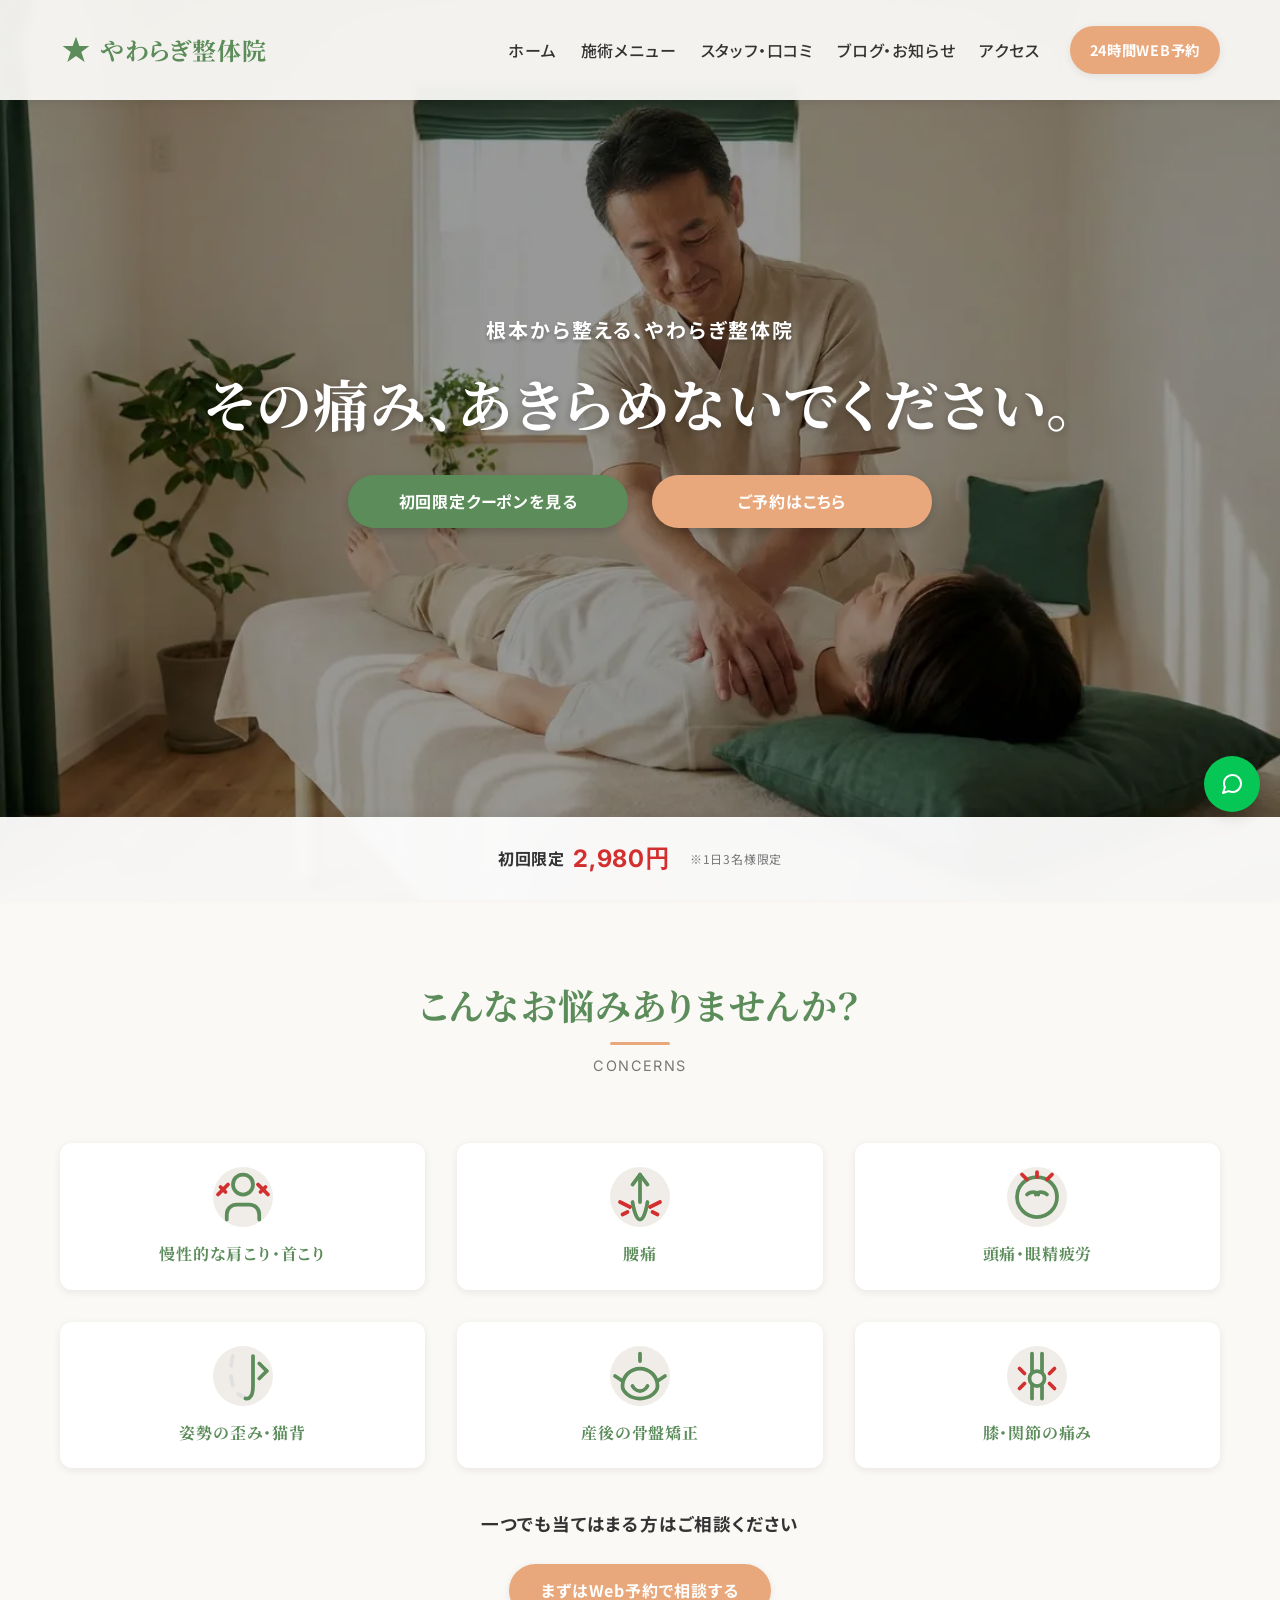
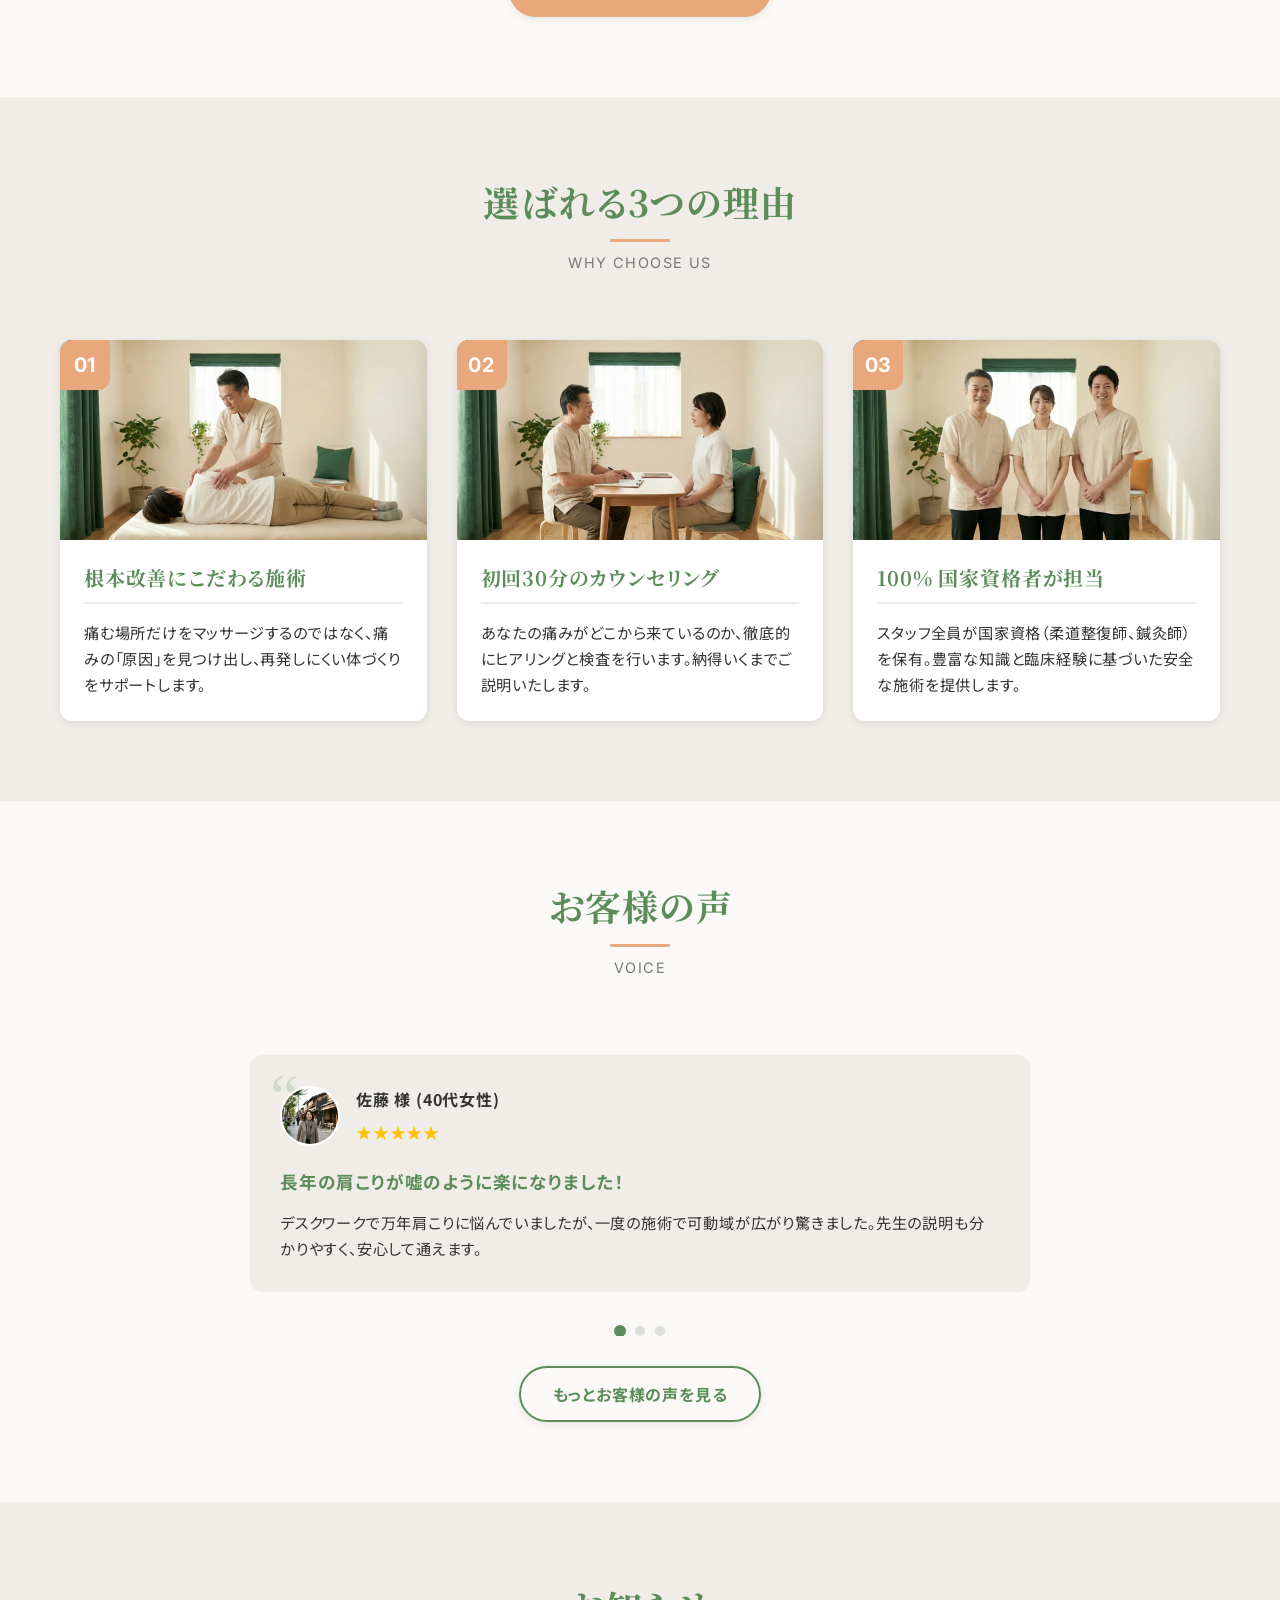
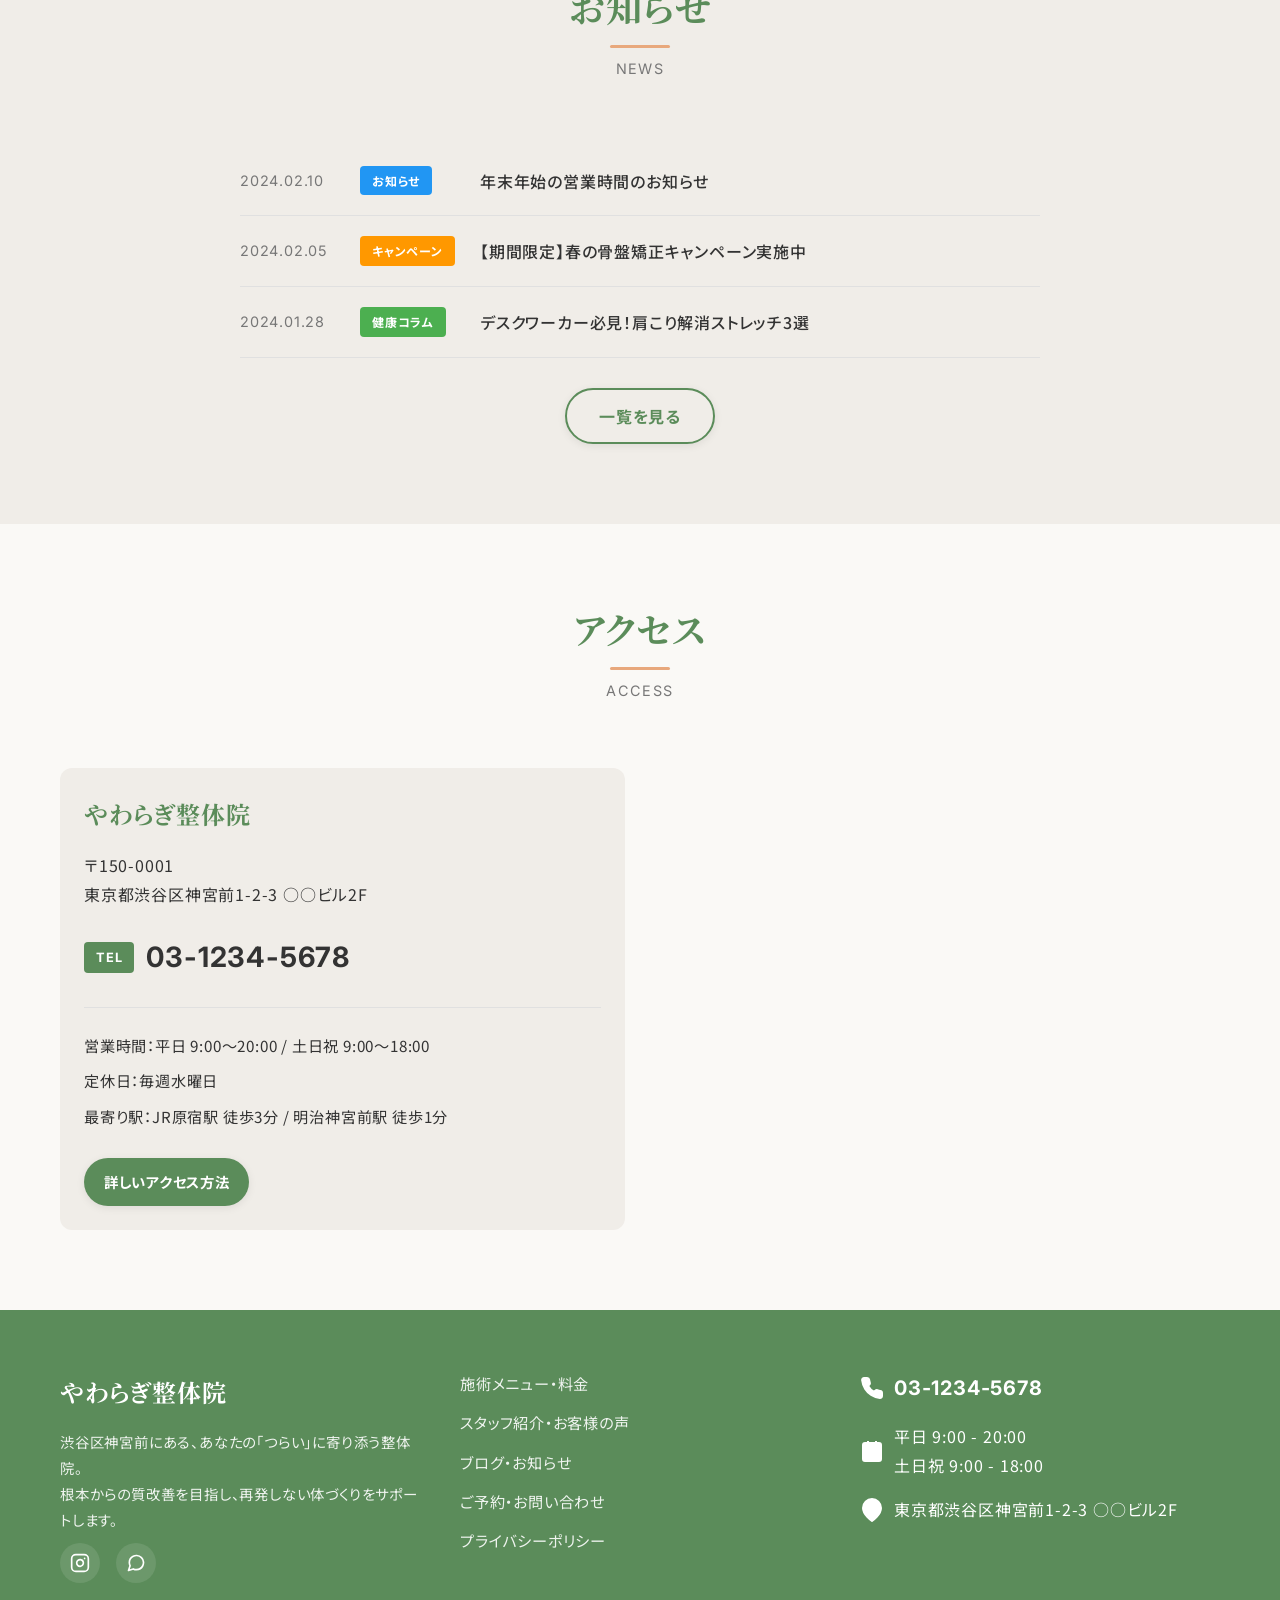
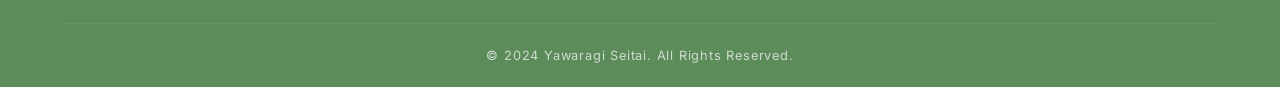
<file: index.html>
<!DOCTYPE html>
<html lang="ja">

<head>
    <meta charset="UTF-8">
    <meta name="viewport" content="width=device-width, initial-scale=1.0">
    <title>やわらぎ整体院 | 渋谷区神宮前の「根本改善」にこだわる整体院</title>
    <meta name="description"
        content="渋谷区神宮前にある「やわらぎ整体院」。肩こり、腰痛、頭痛の根本改善にこだわった丁寧な施術。国家資格者によるオーダーメイド整体で、あなたの「つらい」に寄り添います。初回限定2,980円から。">

    <!-- Fonts -->
    <link rel="preconnect" href="https://fonts.googleapis.com">
    <link rel="preconnect" href="https://fonts.gstatic.com" crossorigin>
    <link
        href="https://fonts.googleapis.com/css2?family=Inter:wght@400;600;700&family=Noto+Sans+JP:wght@400;500;700&family=Noto+Serif+JP:wght@400;700&display=swap"
        rel="stylesheet">

    <!-- Styles -->
    <link rel="stylesheet" href="assets/css/reset.css">
    <link rel="stylesheet" href="assets/css/style.css">
    <link rel="stylesheet" href="assets/css/top.css">

    <!-- Structured Data -->
    <script type="application/ld+json">
    {
      "@context": "https://schema.org",
      "@type": "LocalBusiness",
      "name": "やわらぎ整体院",
      "image": "https://dummyimage.com/1200x630/5B8C5A/fff&text=Yawaragi+Seitai",
      "telephone": "03-1234-5678",
      "address": {
        "@type": "PostalAddress",
        "streetAddress": "神宮前1-2-3 ○○ビル2F",
        "addressLocality": "渋谷区",
        "addressRegion": "東京都",
        "postalCode": "150-0001",
        "addressCountry": "JP"
      },
      "geo": {
        "@type": "GeoCoordinates",
        "latitude": 35.6695,
        "longitude": 139.7029
      },
      "openingHoursSpecification": [
        {
          "@type": "OpeningHoursSpecification",
          "dayOfWeek": [
            "Monday",
            "Tuesday",
            "Thursday",
            "Friday"
          ],
          "opens": "09:00",
          "closes": "20:00"
        },
        {
          "@type": "OpeningHoursSpecification",
          "dayOfWeek": [
            "Saturday",
            "Sunday",
            "PublicHolidays"
          ],
          "opens": "09:00",
          "closes": "18:00"
        }
      ],
      "priceRange": "¥2,980 - ¥6,600"
    }
    </script>
</head>

<body>

    <!-- Header -->
    <header class="header">
        <div class="container header-inner">
            <a href="index.html" class="logo">
                <svg width="32" height="32" viewBox="0 0 24 24" fill="none" xmlns="http://www.w3.org/2000/svg">
                    <path d="M12 2L14.5 9H22L16 13.5L18.5 21L12 16.5L5.5 21L8 13.5L2 9H9.5L12 2Z" fill="#5B8C5A" />
                    <!-- Leaf Icon Placeholder -->
                </svg>
                やわらぎ整体院
            </a>

            <!-- Desktop Nav -->
            <div class="nav-pc">
                <nav class="nav-list">
                    <div class="nav-item"><a href="index.html">ホーム</a></div>
                    <div class="nav-item"><a href="service.html">施術メニュー</a></div>
                    <div class="nav-item"><a href="about.html">スタッフ・口コミ</a></div>
                    <div class="nav-item"><a href="blog.html">ブログ・お知らせ</a></div>
                    <div class="nav-item"><a href="#access">アクセス</a></div>
                </nav>
                <a href="contact.html" class="btn btn-accent btn-sm">24時間WEB予約</a>
            </div>

            <!-- Hamburger Button -->
            <div class="hamburger">
                <span></span>
                <span></span>
                <span></span>
            </div>
        </div>
    </header>

    <!-- Mobile Menu -->
    <div class="mobile-menu">
        <nav class="mobile-nav-list">
            <div class="mobile-nav-item"><a href="index.html">ホーム</a></div>
            <div class="mobile-nav-item"><a href="service.html">施術メニュー</a></div>
            <div class="mobile-nav-item"><a href="about.html">スタッフ・口コミ</a></div>
            <div class="mobile-nav-item"><a href="blog.html">ブログ・お知らせ</a></div>
            <div class="mobile-nav-item"><a href="#access">アクセス・ご予約</a></div>
        </nav>
        <div class="d-flex flex-column gap-md">
            <a href="contact.html" class="btn btn-accent">24時間WEB予約</a>
            <a href="tel:0312345678" class="btn btn-outline">電話で予約する</a>
        </div>
    </div>

    <!-- Main Content -->
    <main>
        <!-- Hero Section -->
        <section class="hero">
            <div class="hero-bg">
                <img src="assets/images/hero_top.webp" alt="施術風景" class="hero-image">
                <div class="hero-overlay"></div>
            </div>
            <div class="container hero-content">
                <p class="hero-sub fade-up">根本から整える、やわらぎ整体院</p>
                <h1 class="hero-title fade-up" style="animation-delay: 0.2s;">
                    その痛み、<br class="hidden-pc">あきらめないでください。
                </h1>
                <div class="hero-cta fade-up" style="animation-delay: 0.4s;">
                    <a href="service.html" class="btn btn-primary btn-hero">初回限定クーポンを見る</a>
                    <a href="contact.html" class="btn btn-accent btn-hero">ご予約はこちら</a>
                </div>
            </div>
            <div class="hero-banner fade-up" style="animation-delay: 0.6s;">
                <p>初回限定 <span class="price">2,980円</span></p>
                <small>※1日3名様限定</small>
            </div>
        </section>

        <!-- Concerns Section -->
        <section class="section section-concerns">
            <div class="container">
                <div class="section-heading fade-up">
                    <h2 class="section-title">こんなお悩みありませんか？</h2>
                    <p class="section-subtitle">CONCERNS</p>
                </div>

                <div class="concerns-grid">
                    <div class="concern-item fade-up">
                        <div class="concern-icon">
                            <img src="assets/images/icon_concern_shoulder.svg" alt="肩こり">
                        </div>
                        <h3 class="concern-label">慢性的な肩こり・首こり</h3>
                        <div class="concern-desc">
                            <p>デスクワークやスマホによる首・肩のつらさを深部からほぐします。</p>
                        </div>
                    </div>
                    <div class="concern-item fade-up" style="animation-delay: 0.1s;">
                        <div class="concern-icon">
                            <img src="assets/images/icon_concern_waist.svg" alt="腰痛">
                        </div>
                        <h3 class="concern-label">腰痛</h3>
                        <div class="concern-desc">
                            <p>立ち仕事や座りっぱなしによる辛い腰痛を根本原因から改善へ。</p>
                        </div>
                    </div>
                    <div class="concern-item fade-up" style="animation-delay: 0.2s;">
                        <div class="concern-icon">
                            <img src="assets/images/icon_concern_head.svg" alt="頭痛">
                        </div>
                        <h3 class="concern-label">頭痛・眼精疲労</h3>
                        <div class="concern-desc">
                            <p>首のコリからくる頭痛や目の疲れをスッキリ解消させます。</p>
                        </div>
                    </div>
                    <div class="concern-item fade-up" style="animation-delay: 0.1s;">
                        <div class="concern-icon">
                            <img src="assets/images/icon_concern_posture.svg" alt="姿勢">
                        </div>
                        <h3 class="concern-label">姿勢の歪み・猫背</h3>
                        <div class="concern-desc">
                            <p>見た目の印象を変えるだけでなく、不調の予防にもなる姿勢矯正。</p>
                        </div>
                    </div>
                    <div class="concern-item fade-up" style="animation-delay: 0.2s;">
                        <div class="concern-icon">
                            <img src="assets/images/icon_concern_pelvis.svg" alt="産後">
                        </div>
                        <h3 class="concern-label">産後の骨盤矯正</h3>
                        <div class="concern-desc">
                            <p>産後の開いた骨盤を整え、体型戻しと腰痛予防をサポート。</p>
                        </div>
                    </div>
                    <div class="concern-item fade-up" style="animation-delay: 0.3s;">
                        <div class="concern-icon">
                            <img src="assets/images/icon_concern_knee.svg" alt="膝痛">
                        </div>
                        <h3 class="concern-label">膝・関節の痛み</h3>
                        <div class="concern-desc">
                            <p>階段の上り下りがつらい膝の痛みに、負担を減らすアプローチ。</p>
                        </div>
                    </div>
                </div>

                <div class="concern-cta fade-up text-center" style="margin-top: 40px;">
                    <p class="concern-cta-text">一つでも当てはまる方はご相談ください</p>
                    <a href="contact.html" class="btn btn-accent">まずはWeb予約で相談する</a>
                </div>
            </div>
        </section>

        <!-- Reasons Section -->
        <section class="section section-bg section-reasons">
            <div class="container">
                <div class="section-heading fade-up">
                    <h2 class="section-title">選ばれる3つの理由</h2>
                    <p class="section-subtitle">WHY CHOOSE US</p>
                </div>

                <div class="reasons-grid">
                    <div class="reason-card fade-up">
                        <div class="reason-number">01</div>
                        <div class="reason-img">
                            <img src="assets/images/reason_01.webp" alt="根本改善">
                        </div>
                        <div class="reason-content">
                            <h3>根本改善にこだわる施術</h3>
                            <p>痛む場所だけをマッサージするのではなく、痛みの「原因」を見つけ出し、再発しにくい体づくりをサポートします。</p>
                        </div>
                    </div>
                    <div class="reason-card fade-up" style="animation-delay: 0.1s;">
                        <div class="reason-number">02</div>
                        <div class="reason-img">
                            <img src="assets/images/reason_02.webp" alt="カウンセリング">
                        </div>
                        <div class="reason-content">
                            <h3>初回30分のカウンセリング</h3>
                            <p>あなたの痛みがどこから来ているのか、徹底的にヒアリングと検査を行います。納得いくまでご説明いたします。</p>
                        </div>
                    </div>
                    <div class="reason-card fade-up" style="animation-delay: 0.2s;">
                        <div class="reason-number">03</div>
                        <div class="reason-img">
                            <img src="assets/images/reason_03.webp" alt="国家資格">
                        </div>
                        <div class="reason-content">
                            <h3>100% 国家資格者が担当</h3>
                            <p>スタッフ全員が国家資格（柔道整復師、鍼灸師）を保有。豊富な知識と臨床経験に基づいた安全な施術を提供します。</p>
                        </div>
                    </div>
                </div>
            </div>
        </section>

        <!-- Reviews Section (Slider) -->
        <section class="section section-reviews">
            <div class="container">
                <div class="section-heading fade-up">
                    <h2 class="section-title">お客様の声</h2>
                    <p class="section-subtitle">VOICE</p>
                </div>

                <div class="reviews-slider-container fade-up">
                    <div class="reviews-slider">
                        <div class="review-slide">
                            <div class="review-card">
                                <div class="review-header">
                                    <img src="assets/images/voice_sato.webp" alt="お客様" class="review-avatar">
                                    <div class="review-meta">
                                        <div class="review-name">佐藤 様 (40代女性)</div>
                                        <div class="review-stars">★★★★★</div>
                                    </div>
                                </div>
                                <div class="review-body">
                                    <p class="review-title">長年の肩こりが嘘のように楽になりました！</p>
                                    <p class="review-text">
                                        デスクワークで万年肩こりに悩んでいましたが、一度の施術で可動域が広がり驚きました。先生の説明も分かりやすく、安心して通えます。</p>
                                </div>
                            </div>
                        </div>
                        <div class="review-slide">
                            <div class="review-card">
                                <div class="review-header">
                                    <img src="assets/images/voice_tanaka.webp" alt="お客様" class="review-avatar">
                                    <div class="review-meta">
                                        <div class="review-name">田中 様 (50代男性)</div>
                                        <div class="review-stars">★★★★★</div>
                                    </div>
                                </div>
                                <div class="review-body">
                                    <p class="review-title">腰痛で歩くのも辛かったのが改善</p>
                                    <p class="review-text">
                                        整形外科では湿布をもらうだけでしたが、こちらでは原因を突き止めて根本から治してくれます。今では趣味のゴルフも再開できました。</p>
                                </div>
                            </div>
                        </div>
                        <div class="review-slide">
                            <div class="review-card">
                                <div class="review-header">
                                    <img src="assets/images/voice_suzuki.webp" alt="お客様" class="review-avatar">
                                    <div class="review-meta">
                                        <div class="review-name">鈴木 様 (30代女性)</div>
                                        <div class="review-stars">★★★★★</div>
                                    </div>
                                </div>
                                <div class="review-body">
                                    <p class="review-title">産後の骨盤矯正で体型が戻りました</p>
                                    <p class="review-text">産後、腰痛と体型崩れが気になり来院。子供連れでも快く対応していただき、骨盤もしっかり締まりました。ママ友にも勧めています。
                                    </p>
                                </div>
                            </div>
                        </div>
                    </div>
                    <!-- Slider Controls -->
                    <div class="slider-dots">
                        <span class="dot active"></span>
                        <span class="dot"></span>
                        <span class="dot"></span>
                    </div>
                </div>

                <div class="text-center" style="margin-top: 30px;">
                    <a href="about.html" class="btn btn-outline">もっとお客様の声を見る</a>
                </div>
            </div>
        </section>

        <!-- News Section -->
        <section class="section section-bg section-news">
            <div class="container">
                <div class="section-heading fade-up">
                    <h2 class="section-title">お知らせ</h2>
                    <p class="section-subtitle">NEWS</p>
                </div>

                <div class="news-list fade-up">
                    <a href="blog.html" class="news-item">
                        <div class="news-date">2024.02.10</div>
                        <div class="news-tag tag-notice">お知らせ</div>
                        <div class="news-title">年末年始の営業時間のお知らせ</div>
                    </a>
                    <a href="blog.html" class="news-item">
                        <div class="news-date">2024.02.05</div>
                        <div class="news-tag tag-campaign">キャンペーン</div>
                        <div class="news-title">【期間限定】春の骨盤矯正キャンペーン実施中</div>
                    </a>
                    <a href="blog.html" class="news-item">
                        <div class="news-date">2024.01.28</div>
                        <div class="news-tag tag-column">健康コラム</div>
                        <div class="news-title">デスクワーカー必見！肩こり解消ストレッチ3選</div>
                    </a>
                </div>

                <div class="text-center" style="margin-top: 30px;">
                    <a href="blog.html" class="btn btn-outline">一覧を見る</a>
                </div>
            </div>
        </section>

        <!-- Access Section -->
        <section class="section section-access" id="access">
            <div class="container">
                <div class="section-heading fade-up">
                    <h2 class="section-title">アクセス</h2>
                    <p class="section-subtitle">ACCESS</p>
                </div>

                <div class="access-container fade-up">
                    <div class="access-info">
                        <div class="access-logo">やわらぎ整体院</div>
                        <address>
                            〒150-0001<br>
                            東京都渋谷区神宮前1-2-3 ○○ビル2F
                        </address>
                        <div class="access-tel">
                            <span class="tel-label">TEL</span>
                            <a href="tel:0312345678" class="tel-number">03-1234-5678</a>
                        </div>
                        <div class="access-hours">
                            <p>営業時間：平日 9:00～20:00 / 土日祝 9:00～18:00</p>
                            <p>定休日：毎週水曜日</p>
                            <p>最寄り駅：JR原宿駅 徒歩3分 / 明治神宮前駅 徒歩1分</p>
                        </div>
                        <a href="contact.html" class="btn btn-primary btn-sm" style="margin-top: 20px;">詳しいアクセス方法</a>
                    </div>
                    <div class="access-map">
                        <iframe
                            src="https://www.google.com/maps/embed?pb=!1m18!1m12!1m3!1d3241.7479754723108!2d139.70063667618995!3d35.6710600725906!2m3!1f0!2f0!3f0!3m2!1i1024!2i768!4f13.1!3m3!1m2!1s0x60188ca2ca6cafff%3A0xe9628d052be10d8a!2z44CSMTUwLTAwMDEg5p2x5Lqs6YO95riL6LC35Yy656We5a6u5YmN77yR5LiB55uu!5e0!3m2!1sja!2sjp!4v1707880000000!5m2!1sja!2sjp"
                            width="100%" height="100%" style="border:0;" allowfullscreen="" loading="lazy"
                            referrerpolicy="no-referrer-when-downgrade"></iframe>
                    </div>
                </div>
            </div>
        </section>
    </main>

    <!-- Footer -->
    <footer class="footer">
        <div class="container">
            <div class="footer-grid">
                <!-- Column 1: Logo & Desc -->
                <div>
                    <a href="index.html" class="footer-logo">やわらぎ整体院</a>
                    <p class="footer-desc">
                        渋谷区神宮前にある、あなたの「つらい」に寄り添う整体院。<br>
                        根本からの質改善を目指し、再発しない体づくりをサポートします。
                    </p>
                    <div class="social-links">
                        <a href="#" class="social-icon">
                            <!-- Instagram Icon -->
                            <svg width="20" height="20" viewBox="0 0 24 24" fill="none" stroke="currentColor"
                                stroke-width="2" stroke-linecap="round" stroke-linejoin="round">
                                <rect x="2" y="2" width="20" height="20" rx="5" ry="5"></rect>
                                <path d="M16 11.37A4 4 0 1 1 12.63 8 4 4 0 0 1 16 11.37z"></path>
                                <line x1="17.5" y1="6.5" x2="17.51" y2="6.5"></line>
                            </svg>
                        </a>
                        <a href="#" class="social-icon">
                            <!-- LINE Icon -->
                            <svg width="20" height="20" viewBox="0 0 24 24" fill="none" stroke="currentColor"
                                stroke-width="2" stroke-linecap="round" stroke-linejoin="round">
                                <path
                                    d="M21 11.5a8.38 8.38 0 0 1-.9 3.8 8.5 8.5 0 0 1-7.6 4.7 8.38 8.38 0 0 1-3.8-.9L3 21l1.9-5.7a8.38 8.38 0 0 1-.9-3.8 8.5 8.5 0 0 1 4.7-7.6 8.38 8.38 0 0 1 3.8-.9h.5a8.48 8.48 0 0 1 8 8v.5z">
                                </path>
                            </svg>
                        </a>
                    </div>
                </div>

                <!-- Column 2: Links & Hours -->
                <div>
                    <div class="footer-contact-info">
                        <div class="footer-links">
                            <a href="service.html">施術メニュー・料金</a>
                            <a href="about.html">スタッフ紹介・お客様の声</a>
                            <a href="blog.html">ブログ・お知らせ</a>
                            <a href="contact.html">ご予約・お問い合わせ</a>
                            <a href="#">プライバシーポリシー</a>
                        </div>
                    </div>
                </div>

                <!-- Column 3: Contact -->
                <div>
                    <div class="footer-contact-info">
                        <div class="footer-info-item">
                            <svg class="icon" viewBox="0 0 24 24" fill="none" stroke="currentColor" stroke-width="2">
                                <path
                                    d="M22 16.92v3a2 2 0 0 1-2.18 2 19.79 19.79 0 0 1-8.63-3.07 19.5 19.5 0 0 1-6-6 19.79 19.79 0 0 1-3.07-8.67A2 2 0 0 1 4.11 2h3a2 2 0 0 1 2 1.72 12.84 12.84 0 0 0 .7 2.81 2 2 0 0 1-.45 2.11L8.09 9.91a16 16 0 0 0 6 6l1.27-1.27a2 2 0 0 1 2.11-.45 12.84 12.84 0 0 0 2.81.7A2 2 0 0 1 22 16.92z">
                                </path>
                            </svg>
                            <a href="tel:0312345678" class="footer-tel">03-1234-5678</a>
                        </div>
                        <div class="footer-info-item">
                            <svg class="icon" viewBox="0 0 24 24" fill="none" stroke="currentColor" stroke-width="2">
                                <rect x="3" y="4" width="18" height="18" rx="2" ry="2"></rect>
                                <line x1="16" y1="2" x2="16" y2="6"></line>
                                <line x1="8" y1="2" x2="8" y2="6"></line>
                                <line x1="3" y1="10" x2="21" y2="10"></line>
                            </svg>
                            <div>
                                平日 9:00 - 20:00<br>
                                土日祝 9:00 - 18:00
                            </div>
                        </div>
                        <div class="footer-info-item">
                            <svg class="icon" viewBox="0 0 24 24" fill="none" stroke="currentColor" stroke-width="2">
                                <path d="M21 10c0 7-9 13-9 13s-9-6-9-13a9 9 0 0 1 18 0z"></path>
                                <circle cx="12" cy="10" r="3"></circle>
                            </svg>
                            <div>東京都渋谷区神宮前1-2-3 ○○ビル2F</div>
                        </div>
                    </div>
                </div>
            </div>
            <div class="copyright">
                &copy; 2024 Yawaragi Seitai. All Rights Reserved.
            </div>
        </div>
    </footer>

    <!-- Floating Buttons -->
    <div class="floating-container">
        <a href="contact.html" class="floating-btn btn-line" title="LINE予約">
            <svg width="24" height="24" viewBox="0 0 24 24" fill="none" stroke="currentColor" stroke-width="2"
                stroke-linecap="round" stroke-linejoin="round">
                <path
                    d="M21 11.5a8.38 8.38 0 0 1-.9 3.8 8.5 8.5 0 0 1-7.6 4.7 8.38 8.38 0 0 1-3.8-.9L3 21l1.9-5.7a8.38 8.38 0 0 1-.9-3.8 8.5 8.5 0 0 1 4.7-7.6 8.38 8.38 0 0 1 3.8-.9h.5a8.48 8.48 0 0 1 8 8v.5z">
                </path>
            </svg>
        </a>
        <a href="#top" class="floating-btn btn-top" title="トップへ戻る">
            <svg width="24" height="24" viewBox="0 0 24 24" fill="none" stroke="currentColor" stroke-width="2"
                stroke-linecap="round" stroke-linejoin="round">
                <path d="M18 15l-6-6-6 6" />
            </svg>
        </a>
    </div>

    <!-- Scripts -->
    <script src="assets/js/main.js"></script>
    <script src="assets/js/pages/top.js"></script>

</body>

</html>
</file>
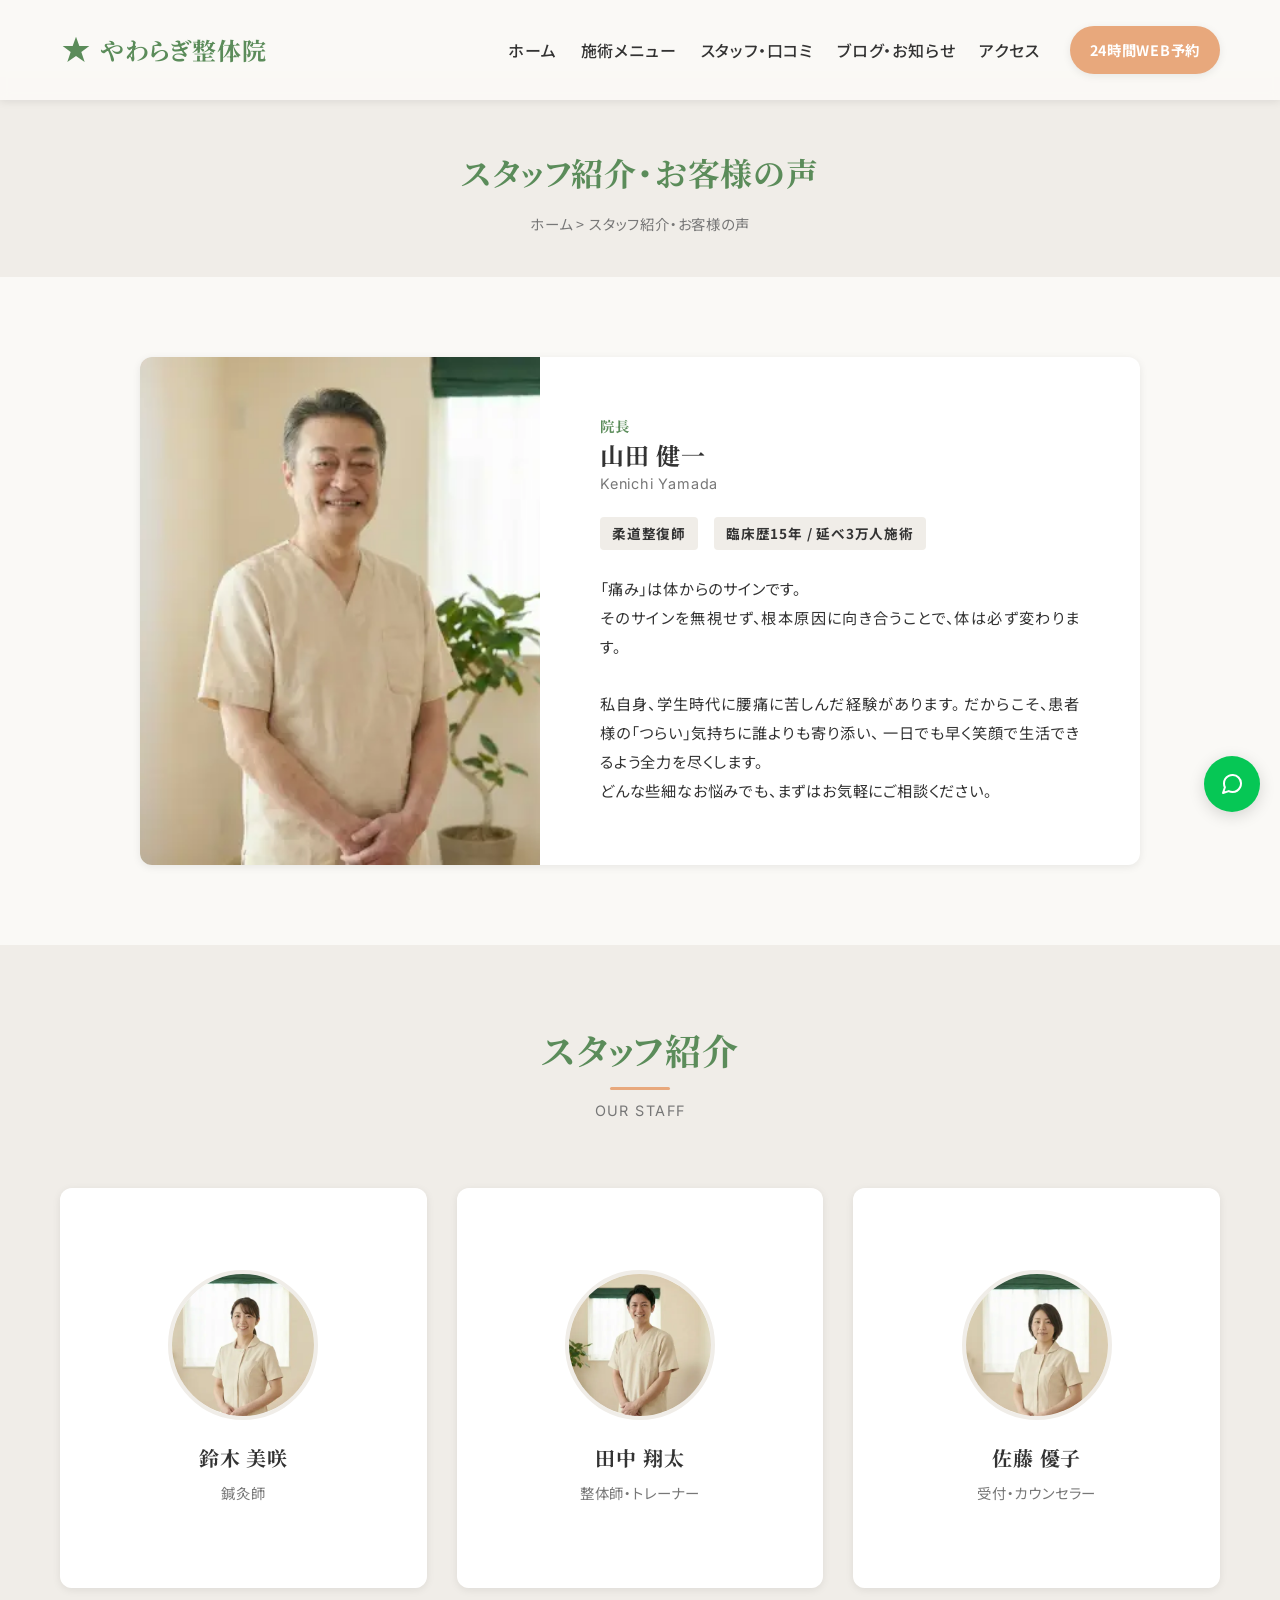
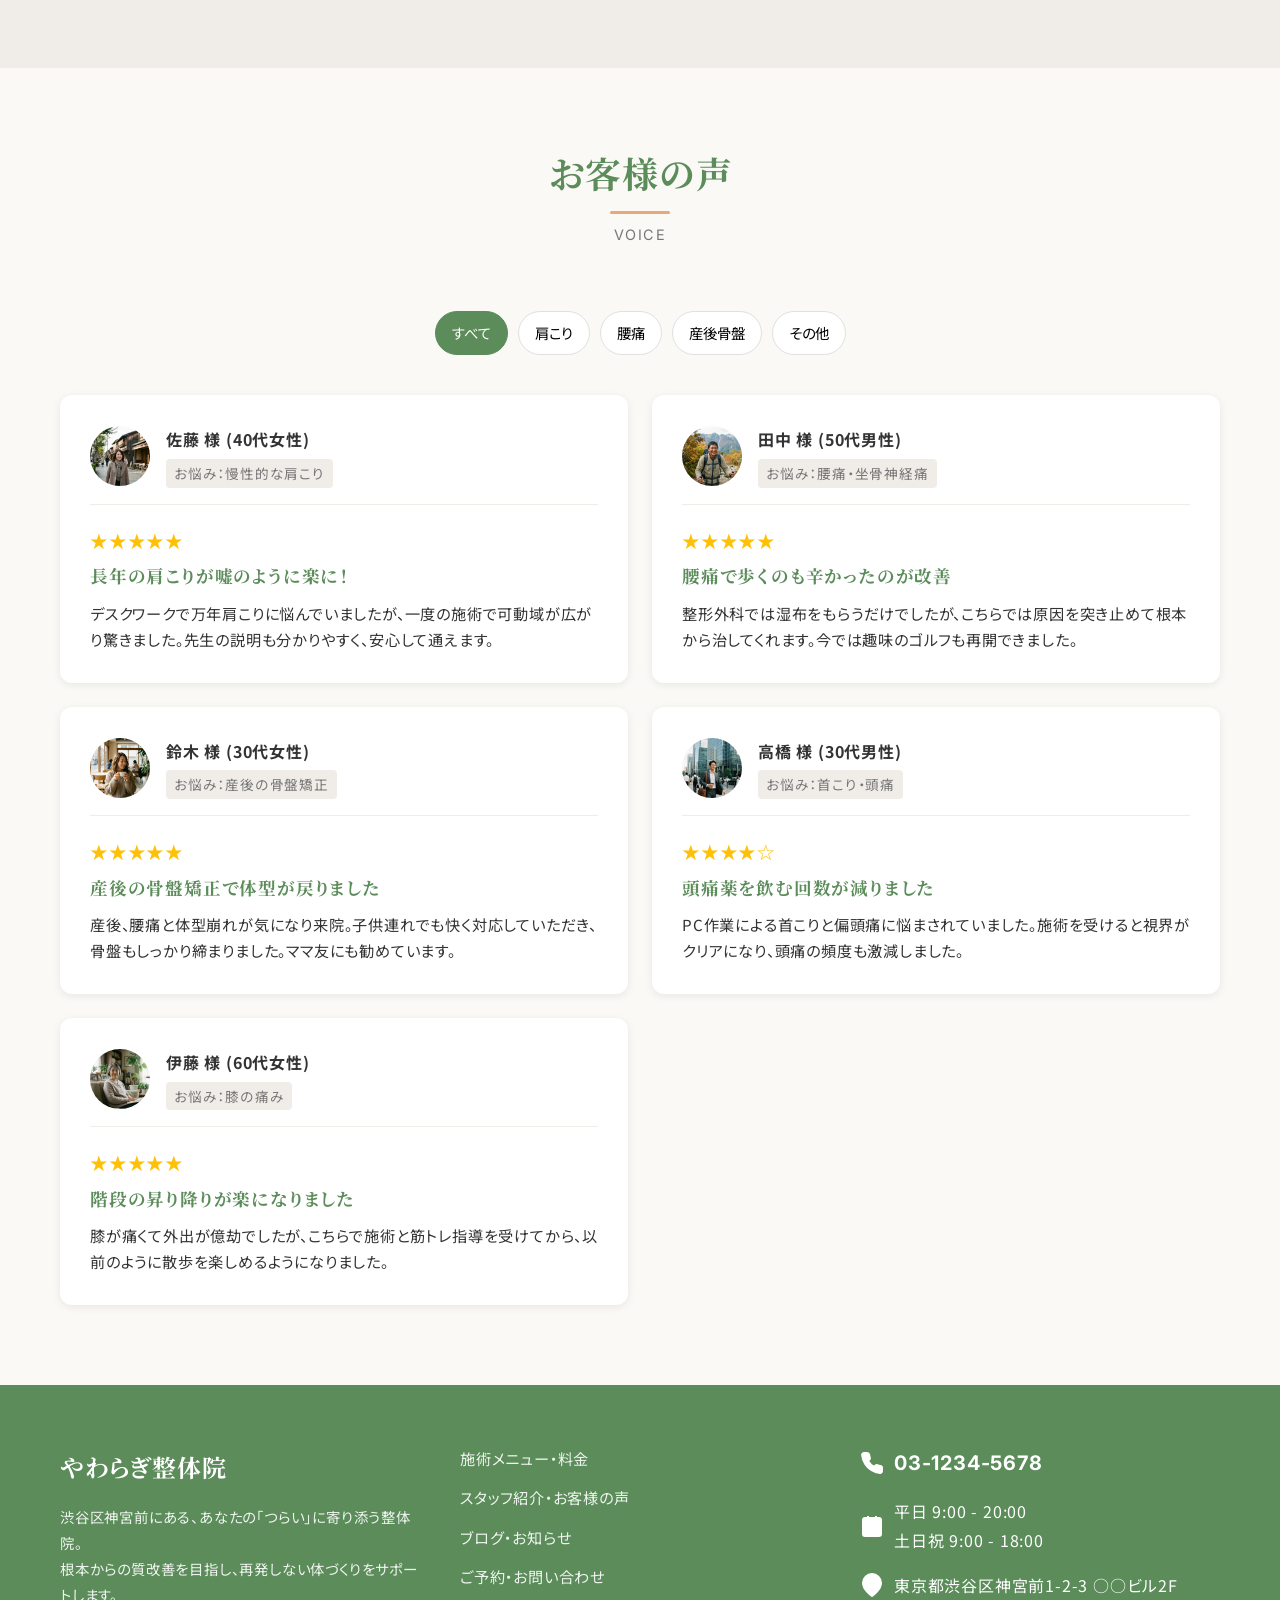
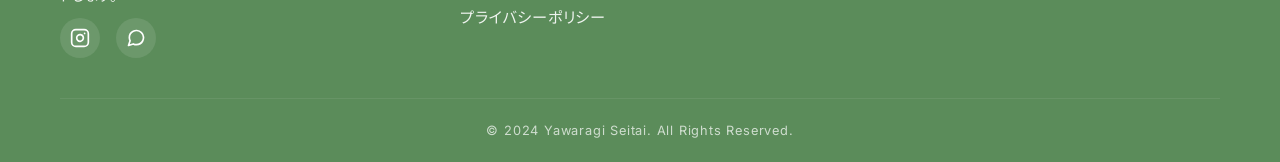
<file: about.html>
<!DOCTYPE html>
<html lang="ja">

<head>
    <meta charset="UTF-8">
    <meta name="viewport" content="width=device-width, initial-scale=1.0">
    <title>スタッフ紹介・お客様の声 | やわらぎ整体院</title>
    <meta name="description"
        content="やわらぎ整体院のスタッフと、実際に施術を受けられたお客様の声をご紹介します。国家資格を持つ経験豊富なスタッフが、あなたの痛みの原因を一緒に探し、根本改善へ導きます。">

    <!-- Fonts -->
    <link rel="preconnect" href="https://fonts.googleapis.com">
    <link rel="preconnect" href="https://fonts.gstatic.com" crossorigin>
    <link
        href="https://fonts.googleapis.com/css2?family=Inter:wght@400;600;700&family=Noto+Sans+JP:wght@400;500;700&family=Noto+Serif+JP:wght@400;700&display=swap"
        rel="stylesheet">

    <!-- Styles -->
    <link rel="stylesheet" href="assets/css/reset.css">
    <link rel="stylesheet" href="assets/css/style.css">
    <link rel="stylesheet" href="assets/css/service.css"> <!-- Reuse page header styles -->
    <link rel="stylesheet" href="assets/css/about.css">

    <!-- Structured Data -->
    <script type="application/ld+json">
    {
      "@context": "https://schema.org",
      "@type": "BreadcrumbList",
      "itemListElement": [{
        "@type": "ListItem",
        "position": 1,
        "name": "ホーム",
        "item": "index.html"
      },{
        "@type": "ListItem",
        "position": 2,
        "name": "スタッフ紹介・お客様の声"
      }]
    }
    </script>
</head>

<body>

    <!-- Header -->
    <header class="header">
        <div class="container header-inner">
            <a href="index.html" class="logo">
                <svg width="32" height="32" viewBox="0 0 24 24" fill="none" xmlns="http://www.w3.org/2000/svg">
                    <path d="M12 2L14.5 9H22L16 13.5L18.5 21L12 16.5L5.5 21L8 13.5L2 9H9.5L12 2Z" fill="#5B8C5A" />
                </svg>
                やわらぎ整体院
            </a>

            <!-- Desktop Nav -->
            <div class="nav-pc">
                <nav class="nav-list">
                    <div class="nav-item"><a href="index.html">ホーム</a></div>
                    <div class="nav-item"><a href="service.html">施術メニュー</a></div>
                    <div class="nav-item"><a href="about.html">スタッフ・口コミ</a></div>
                    <div class="nav-item"><a href="blog.html">ブログ・お知らせ</a></div>
                    <div class="nav-item"><a href="index.html#access">アクセス</a></div>
                </nav>
                <a href="contact.html" class="btn btn-accent btn-sm">24時間WEB予約</a>
            </div>

            <!-- Hamburger Button -->
            <div class="hamburger">
                <span></span>
                <span></span>
                <span></span>
            </div>
        </div>
    </header>

    <!-- Mobile Menu -->
    <div class="mobile-menu">
        <nav class="mobile-nav-list">
            <div class="mobile-nav-item"><a href="index.html">ホーム</a></div>
            <div class="mobile-nav-item"><a href="service.html">施術メニュー</a></div>
            <div class="mobile-nav-item"><a href="about.html">スタッフ・口コミ</a></div>
            <div class="mobile-nav-item"><a href="blog.html">ブログ・お知らせ</a></div>
            <div class="mobile-nav-item"><a href="index.html#access">アクセス・ご予約</a></div>
        </nav>
        <div class="d-flex flex-column gap-md">
            <a href="contact.html" class="btn btn-accent">24時間WEB予約</a>
            <a href="tel:0312345678" class="btn btn-outline">電話で予約する</a>
        </div>
    </div>

    <!-- Main Content -->
    <main>
        <!-- Page Header -->
        <div class="page-header">
            <div class="container">
                <h1 class="page-title fade-up">スタッフ紹介・お客様の声</h1>
                <nav class="breadcrumb fade-up" style="animation-delay: 0.1s;">
                    <a href="index.html">ホーム</a> &gt; <span>スタッフ紹介・お客様の声</span>
                </nav>
            </div>
        </div>

        <!-- Director Section -->
        <section class="section section-director">
            <div class="container">
                <div class="director-card fade-up">
                    <div class="director-img">
                        <img src="assets/images/director.webp" alt="院長 山田健一">
                    </div>
                    <div class="director-content">
                        <h2 class="director-title">
                            <span class="director-role">院長</span>
                            山田 健一
                            <span class="director-name-en">Kenichi Yamada</span>
                        </h2>
                        <div class="director-meta">
                            <span class="director-license">柔道整復師</span>
                            <span class="director-exp">臨床歴15年 / 延べ3万人施術</span>
                        </div>
                        <p class="director-msg">
                            「痛み」は体からのサインです。<br>
                            そのサインを無視せず、根本原因に向き合うことで、体は必ず変わります。<br><br>
                            私自身、学生時代に腰痛に苦しんだ経験があります。
                            だからこそ、患者様の「つらい」気持ちに誰よりも寄り添い、
                            一日でも早く笑顔で生活できるよう全力を尽くします。<br>
                            どんな些細なお悩みでも、まずはお気軽にご相談ください。
                        </p>
                    </div>
                </div>
            </div>
        </section>

        <!-- Staff Section -->
        <section class="section section-bg section-staff">
            <div class="container">
                <div class="section-heading fade-up">
                    <h2 class="section-title">スタッフ紹介</h2>
                    <p class="section-subtitle">OUR STAFF</p>
                </div>

                <div class="staff-grid">
                    <div class="staff-card-container fade-up">
                        <div class="staff-card">
                            <div class="staff-front">
                                <div class="staff-img">
                                    <img src="assets/images/staff_suzuki.webp" alt="スタッフ 鈴木美咲">
                                </div>
                                <h3 class="staff-name">鈴木 美咲</h3>
                                <p class="staff-role">鍼灸師</p>
                            </div>
                            <div class="staff-back">
                                <h3 class="staff-name">鈴木 美咲</h3>
                                <div class="staff-detail">
                                    <p><strong>得意な施術：</strong><br>美容鍼、自律神経調整</p>
                                    <p class="staff-comment">女性特有のお悩みや、美容に関するご相談もお任せください。内側からキレイに、健康になるお手伝いをします。</p>
                                </div>
                            </div>
                        </div>
                    </div>

                    <div class="staff-card-container fade-up" style="animation-delay: 0.1s;">
                        <div class="staff-card">
                            <div class="staff-front">
                                <div class="staff-img">
                                    <img src="assets/images/staff_tanaka.webp" alt="スタッフ 田中翔太">
                                </div>
                                <h3 class="staff-name">田中 翔太</h3>
                                <p class="staff-role">整体師・トレーナー</p>
                            </div>
                            <div class="staff-back">
                                <h3 class="staff-name">田中 翔太</h3>
                                <div class="staff-detail">
                                    <p><strong>得意な施術：</strong><br>スポーツ障害、姿勢改善</p>
                                    <p class="staff-comment">スポーツでの怪我やパフォーマンスアップはお任せを。ご自宅でできる簡単なトレーニング指導も好評です！</p>
                                </div>
                            </div>
                        </div>
                    </div>

                    <div class="staff-card-container fade-up" style="animation-delay: 0.2s;">
                        <div class="staff-card">
                            <div class="staff-front">
                                <div class="staff-img">
                                    <img src="assets/images/staff_sato.webp" alt="スタッフ 佐藤優子">
                                </div>
                                <h3 class="staff-name">佐藤 優子</h3>
                                <p class="staff-role">受付・カウンセラー</p>
                            </div>
                            <div class="staff-back">
                                <h3 class="staff-name">佐藤 優子</h3>
                                <div class="staff-detail">
                                    <p><strong>得意なこと：</strong><br>お話を聞くこと</p>
                                    <p class="staff-comment">初めての方でも安心して過ごしていただけるよう、笑顔でお迎えします。予約や料金のことなど、何でも聞いてくださいね。
                                    </p>
                                </div>
                            </div>
                        </div>
                    </div>
                </div>
            </div>
        </section>

        <!-- Voice Section -->
        <section class="section section-voice">
            <div class="container">
                <div class="section-heading fade-up">
                    <h2 class="section-title">お客様の声</h2>
                    <p class="section-subtitle">VOICE</p>
                </div>

                <div class="voice-filters fade-up">
                    <button class="filter-btn active" data-filter="all">すべて</button>
                    <button class="filter-btn" data-filter="kata">肩こり</button>
                    <button class="filter-btn" data-filter="koshi">腰痛</button>
                    <button class="filter-btn" data-filter="sango">産後骨盤</button>
                    <button class="filter-btn" data-filter="other">その他</button>
                </div>

                <div class="voice-grid">
                    <!-- Voice Item 1 -->
                    <div class="voice-item fade-up" data-category="kata">
                        <div class="voice-head">
                            <img src="assets/images/voice_sato.webp" alt="お客様" class="voice-img">
                            <div>
                                <div class="voice-user">佐藤 様 (40代女性)</div>
                                <div class="voice-symptom">お悩み：慢性的な肩こり</div>
                            </div>
                        </div>
                        <div class="voice-content">
                            <div class="voice-rating">★★★★★</div>
                            <h3 class="voice-title">長年の肩こりが嘘のように楽に！</h3>
                            <p class="voice-text">デスクワークで万年肩こりに悩んでいましたが、一度の施術で可動域が広がり驚きました。先生の説明も分かりやすく、安心して通えます。</p>
                        </div>
                    </div>

                    <!-- Voice Item 2 -->
                    <div class="voice-item fade-up" data-category="koshi">
                        <div class="voice-head">
                            <img src="assets/images/voice_tanaka.webp" alt="お客様" class="voice-img">
                            <div>
                                <div class="voice-user">田中 様 (50代男性)</div>
                                <div class="voice-symptom">お悩み：腰痛・坐骨神経痛</div>
                            </div>
                        </div>
                        <div class="voice-content">
                            <div class="voice-rating">★★★★★</div>
                            <h3 class="voice-title">腰痛で歩くのも辛かったのが改善</h3>
                            <p class="voice-text">整形外科では湿布をもらうだけでしたが、こちらでは原因を突き止めて根本から治してくれます。今では趣味のゴルフも再開できました。</p>
                        </div>
                    </div>

                    <!-- Voice Item 3 -->
                    <div class="voice-item fade-up" data-category="sango">
                        <div class="voice-head">
                            <img src="assets/images/voice_suzuki.webp" alt="お客様" class="voice-img">
                            <div>
                                <div class="voice-user">鈴木 様 (30代女性)</div>
                                <div class="voice-symptom">お悩み：産後の骨盤矯正</div>
                            </div>
                        </div>
                        <div class="voice-content">
                            <div class="voice-rating">★★★★★</div>
                            <h3 class="voice-title">産後の骨盤矯正で体型が戻りました</h3>
                            <p class="voice-text">産後、腰痛と体型崩れが気になり来院。子供連れでも快く対応していただき、骨盤もしっかり締まりました。ママ友にも勧めています。</p>
                        </div>
                    </div>

                    <!-- Voice Item 4 -->
                    <div class="voice-item fade-up" data-category="kata">
                        <div class="voice-head">
                            <img src="assets/images/voice_takahashi.webp" alt="お客様" class="voice-img">
                            <div>
                                <div class="voice-user">高橋 様 (30代男性)</div>
                                <div class="voice-symptom">お悩み：首こり・頭痛</div>
                            </div>
                        </div>
                        <div class="voice-content">
                            <div class="voice-rating">★★★★☆</div>
                            <h3 class="voice-title">頭痛薬を飲む回数が減りました</h3>
                            <p class="voice-text">PC作業による首こりと偏頭痛に悩まされていました。施術を受けると視界がクリアになり、頭痛の頻度も激減しました。</p>
                        </div>
                    </div>

                    <!-- Voice Item 5 -->
                    <div class="voice-item fade-up" data-category="other">
                        <div class="voice-head">
                            <img src="assets/images/voice_ito.webp" alt="お客様" class="voice-img">
                            <div>
                                <div class="voice-user">伊藤 様 (60代女性)</div>
                                <div class="voice-symptom">お悩み：膝の痛み</div>
                            </div>
                        </div>
                        <div class="voice-content">
                            <div class="voice-rating">★★★★★</div>
                            <h3 class="voice-title">階段の昇り降りが楽になりました</h3>
                            <p class="voice-text">膝が痛くて外出が億劫でしたが、こちらで施術と筋トレ指導を受けてから、以前のように散歩を楽しめるようになりました。</p>
                        </div>
                    </div>
                </div>
            </div>
        </section>
    </main>

    <!-- Footer -->
    <footer class="footer">
        <div class="container">
            <div class="footer-grid">
                <!-- Column 1: Logo & Desc -->
                <div>
                    <a href="index.html" class="footer-logo">やわらぎ整体院</a>
                    <p class="footer-desc">
                        渋谷区神宮前にある、あなたの「つらい」に寄り添う整体院。<br>
                        根本からの質改善を目指し、再発しない体づくりをサポートします。
                    </p>
                    <div class="social-links">
                        <a href="#" class="social-icon">
                            <svg width="20" height="20" viewBox="0 0 24 24" fill="none" stroke="currentColor"
                                stroke-width="2" stroke-linecap="round" stroke-linejoin="round">
                                <rect x="2" y="2" width="20" height="20" rx="5" ry="5"></rect>
                                <path d="M16 11.37A4 4 0 1 1 12.63 8 4 4 0 0 1 16 11.37z"></path>
                                <line x1="17.5" y1="6.5" x2="17.51" y2="6.5"></line>
                            </svg>
                        </a>
                        <a href="#" class="social-icon">
                            <svg width="20" height="20" viewBox="0 0 24 24" fill="none" stroke="currentColor"
                                stroke-width="2" stroke-linecap="round" stroke-linejoin="round">
                                <path
                                    d="M21 11.5a8.38 8.38 0 0 1-.9 3.8 8.5 8.5 0 0 1-7.6 4.7 8.38 8.38 0 0 1-3.8-.9L3 21l1.9-5.7a8.38 8.38 0 0 1-.9-3.8 8.5 8.5 0 0 1 4.7-7.6 8.38 8.38 0 0 1 3.8-.9h.5a8.48 8.48 0 0 1 8 8v.5z">
                                </path>
                            </svg>
                        </a>
                    </div>
                </div>

                <!-- Column 2: Links & Hours -->
                <div>
                    <div class="footer-contact-info">
                        <div class="footer-links">
                            <a href="service.html">施術メニュー・料金</a>
                            <a href="about.html">スタッフ紹介・お客様の声</a>
                            <a href="blog.html">ブログ・お知らせ</a>
                            <a href="contact.html">ご予約・お問い合わせ</a>
                            <a href="#">プライバシーポリシー</a>
                        </div>
                    </div>
                </div>

                <!-- Column 3: Contact -->
                <div>
                    <div class="footer-contact-info">
                        <div class="footer-info-item">
                            <svg class="icon" viewBox="0 0 24 24" fill="none" stroke="currentColor" stroke-width="2">
                                <path
                                    d="M22 16.92v3a2 2 0 0 1-2.18 2 19.79 19.79 0 0 1-8.63-3.07 19.5 19.5 0 0 1-6-6 19.79 19.79 0 0 1-3.07-8.67A2 2 0 0 1 4.11 2h3a2 2 0 0 1 2 1.72 12.84 12.84 0 0 0 .7 2.81 2 2 0 0 1-.45 2.11L8.09 9.91a16 16 0 0 0 6 6l1.27-1.27a2 2 0 0 1 2.11-.45 12.84 12.84 0 0 0 2.81.7A2 2 0 0 1 22 16.92z">
                                </path>
                            </svg>
                            <a href="tel:0312345678" class="footer-tel">03-1234-5678</a>
                        </div>
                        <div class="footer-info-item">
                            <svg class="icon" viewBox="0 0 24 24" fill="none" stroke="currentColor" stroke-width="2">
                                <rect x="3" y="4" width="18" height="18" rx="2" ry="2"></rect>
                                <line x1="16" y1="2" x2="16" y2="6"></line>
                                <line x1="8" y1="2" x2="8" y2="6"></line>
                                <line x1="3" y1="10" x2="21" y2="10"></line>
                            </svg>
                            <div>
                                平日 9:00 - 20:00<br>
                                土日祝 9:00 - 18:00
                            </div>
                        </div>
                        <div class="footer-info-item">
                            <svg class="icon" viewBox="0 0 24 24" fill="none" stroke="currentColor" stroke-width="2">
                                <path d="M21 10c0 7-9 13-9 13s-9-6-9-13a9 9 0 0 1 18 0z"></path>
                                <circle cx="12" cy="10" r="3"></circle>
                            </svg>
                            <div>東京都渋谷区神宮前1-2-3 ○○ビル2F</div>
                        </div>
                    </div>
                </div>
            </div>
            <div class="copyright">
                &copy; 2024 Yawaragi Seitai. All Rights Reserved.
            </div>
        </div>
    </footer>

    <!-- Floating Buttons -->
    <div class="floating-container">
        <a href="contact.html" class="floating-btn btn-line" title="LINE予約">
            <svg width="24" height="24" viewBox="0 0 24 24" fill="none" stroke="currentColor" stroke-width="2"
                stroke-linecap="round" stroke-linejoin="round">
                <path
                    d="M21 11.5a8.38 8.38 0 0 1-.9 3.8 8.5 8.5 0 0 1-7.6 4.7 8.38 8.38 0 0 1-3.8-.9L3 21l1.9-5.7a8.38 8.38 0 0 1-.9-3.8 8.5 8.5 0 0 1 4.7-7.6 8.38 8.38 0 0 1 3.8-.9h.5a8.48 8.48 0 0 1 8 8v.5z">
                </path>
            </svg>
        </a>
        <a href="#top" class="floating-btn btn-top" title="トップへ戻る">
            <svg width="24" height="24" viewBox="0 0 24 24" fill="none" stroke="currentColor" stroke-width="2"
                stroke-linecap="round" stroke-linejoin="round">
                <path d="M18 15l-6-6-6 6" />
            </svg>
        </a>
    </div>

    <!-- Scripts -->
    <script src="assets/js/main.js"></script>
    <script src="assets/js/pages/about.js"></script>

</body>

</html>
</file>
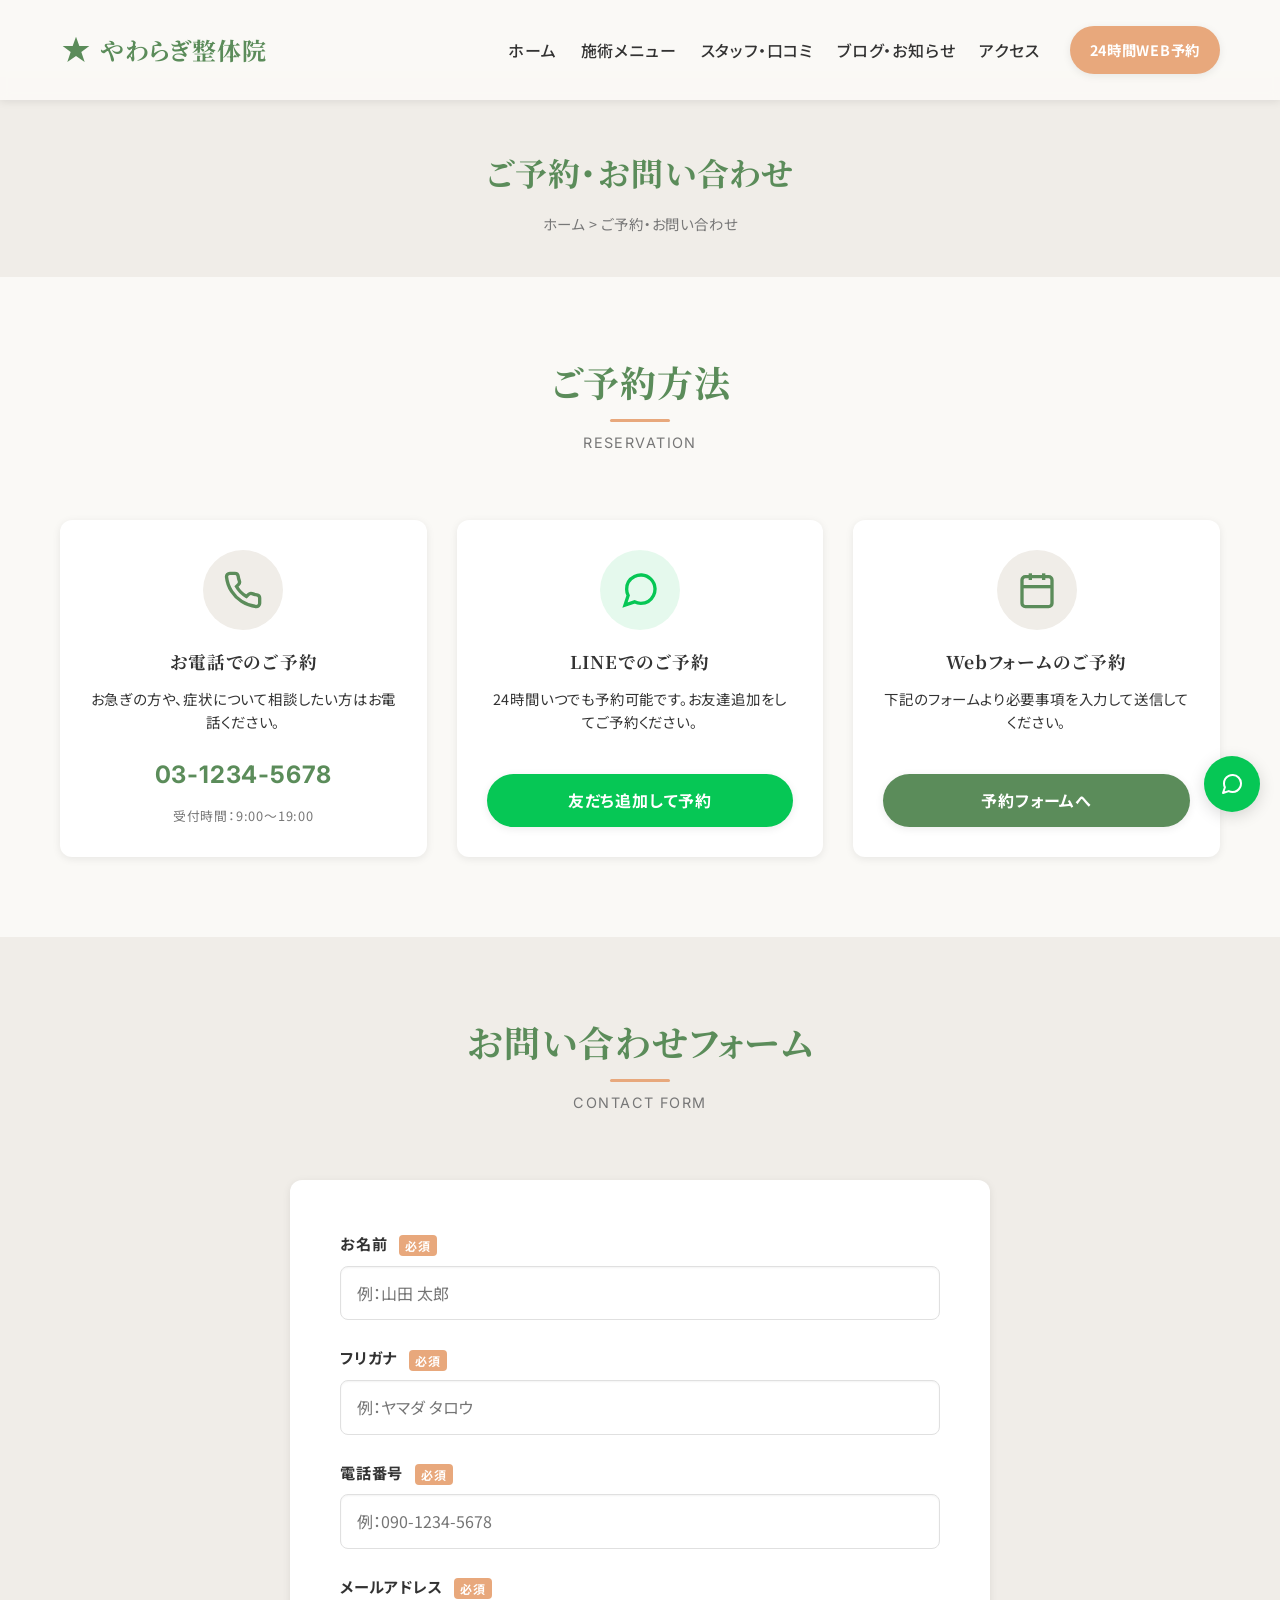
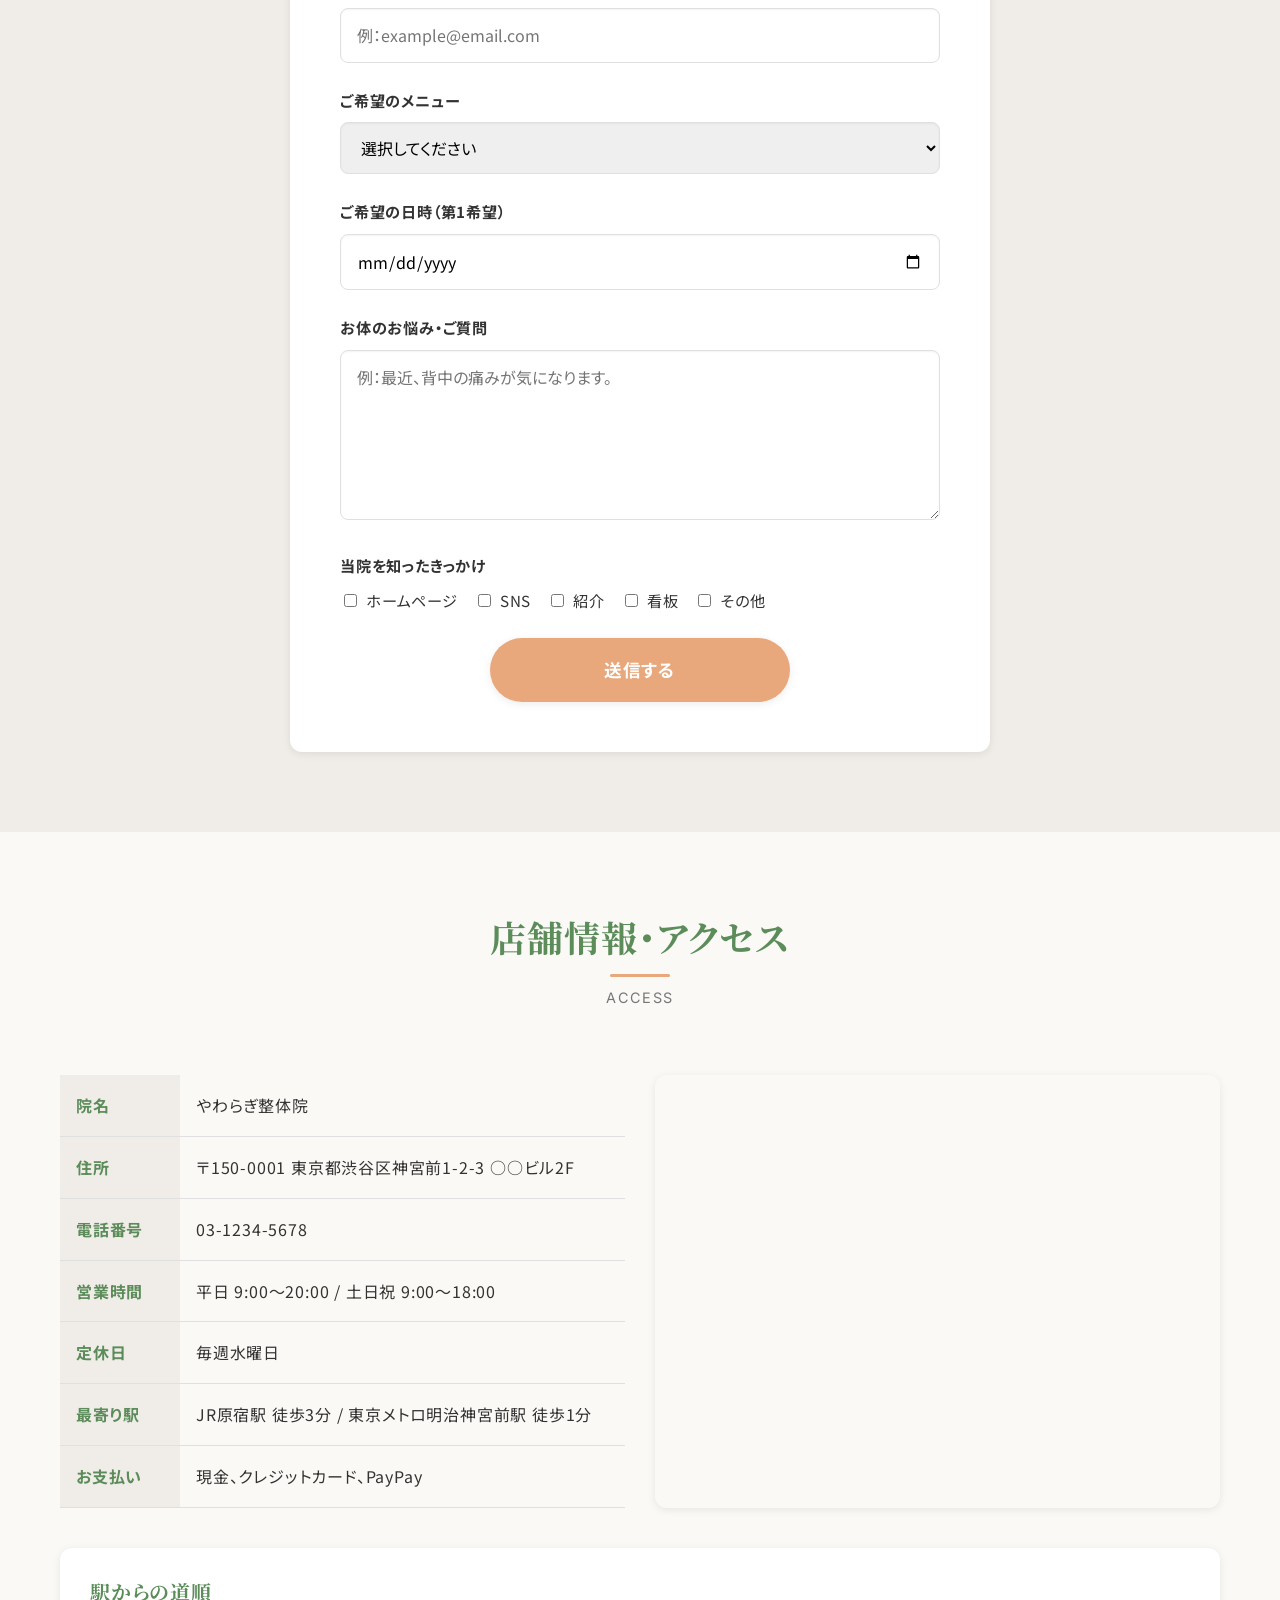
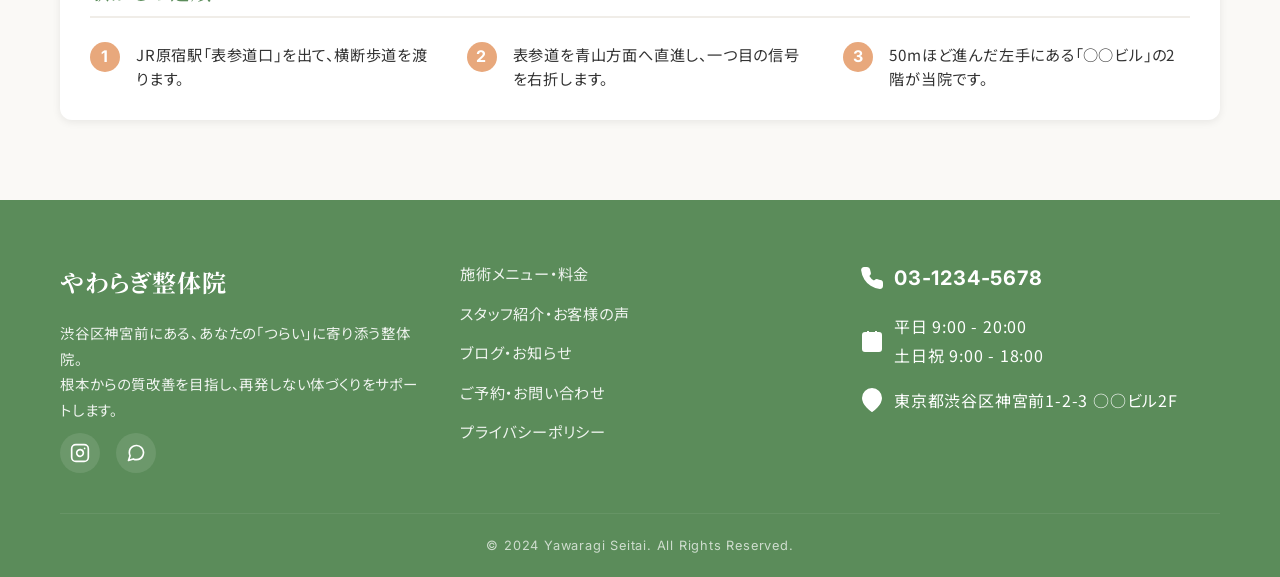
<file: contact.html>
<!DOCTYPE html>
<html lang="ja">

<head>
    <meta charset="UTF-8">
    <meta name="viewport" content="width=device-width, initial-scale=1.0">
    <title>ご予約・お問い合わせ | やわらぎ整体院</title>
    <meta name="description" content="やわらぎ整体院のご予約・お問い合わせページです。お電話、LINE、お問い合わせフォームからご予約いただけます。アクセス情報も掲載しております。">

    <!-- Fonts -->
    <link rel="preconnect" href="https://fonts.googleapis.com">
    <link rel="preconnect" href="https://fonts.gstatic.com" crossorigin>
    <link
        href="https://fonts.googleapis.com/css2?family=Inter:wght@400;600;700&family=Noto+Sans+JP:wght@400;500;700&family=Noto+Serif+JP:wght@400;700&display=swap"
        rel="stylesheet">

    <!-- Styles -->
    <link rel="stylesheet" href="assets/css/reset.css">
    <link rel="stylesheet" href="assets/css/style.css">
    <link rel="stylesheet" href="assets/css/service.css"> <!-- Reuse page header -->
    <link rel="stylesheet" href="assets/css/contact.css">

    <!-- Structured Data -->
    <script type="application/ld+json">
    {
      "@context": "https://schema.org",
      "@type": "BreadcrumbList",
      "itemListElement": [{
        "@type": "ListItem",
        "position": 1,
        "name": "ホーム",
        "item": "index.html"
      },{
        "@type": "ListItem",
        "position": 2,
        "name": "ご予約・お問い合わせ"
      }]
    }
    </script>
</head>

<body>

    <!-- Header -->
    <header class="header">
        <div class="container header-inner">
            <a href="index.html" class="logo">
                <svg width="32" height="32" viewBox="0 0 24 24" fill="none" xmlns="http://www.w3.org/2000/svg">
                    <path d="M12 2L14.5 9H22L16 13.5L18.5 21L12 16.5L5.5 21L8 13.5L2 9H9.5L12 2Z" fill="#5B8C5A" />
                </svg>
                やわらぎ整体院
            </a>

            <!-- Desktop Nav -->
            <div class="nav-pc">
                <nav class="nav-list">
                    <div class="nav-item"><a href="index.html">ホーム</a></div>
                    <div class="nav-item"><a href="service.html">施術メニュー</a></div>
                    <div class="nav-item"><a href="about.html">スタッフ・口コミ</a></div>
                    <div class="nav-item"><a href="blog.html">ブログ・お知らせ</a></div>
                    <div class="nav-item"><a href="index.html#access">アクセス</a></div>
                </nav>
                <a href="contact.html" class="btn btn-accent btn-sm">24時間WEB予約</a>
            </div>

            <!-- Hamburger Button -->
            <div class="hamburger">
                <span></span>
                <span></span>
                <span></span>
            </div>
        </div>
    </header>

    <!-- Mobile Menu -->
    <div class="mobile-menu">
        <nav class="mobile-nav-list">
            <div class="mobile-nav-item"><a href="index.html">ホーム</a></div>
            <div class="mobile-nav-item"><a href="service.html">施術メニュー</a></div>
            <div class="mobile-nav-item"><a href="about.html">スタッフ・口コミ</a></div>
            <div class="mobile-nav-item"><a href="blog.html">ブログ・お知らせ</a></div>
            <div class="mobile-nav-item"><a href="index.html#access">アクセス・ご予約</a></div>
        </nav>
        <div class="d-flex flex-column gap-md">
            <a href="contact.html" class="btn btn-accent">24時間WEB予約</a>
            <a href="tel:0312345678" class="btn btn-outline">電話で予約する</a>
        </div>
    </div>

    <!-- Main Content -->
    <main>
        <!-- Page Header -->
        <div class="page-header">
            <div class="container">
                <h1 class="page-title fade-up">ご予約・お問い合わせ</h1>
                <nav class="breadcrumb fade-up" style="animation-delay: 0.1s;">
                    <a href="index.html">ホーム</a> &gt; <span>ご予約・お問い合わせ</span>
                </nav>
            </div>
        </div>

        <!-- Reservation Methods -->
        <section class="section section-reservation">
            <div class="container">
                <div class="section-heading fade-up">
                    <h2 class="section-title">ご予約方法</h2>
                    <p class="section-subtitle">RESERVATION</p>
                </div>

                <div class="reservation-grid">
                    <div class="reservation-card fade-up">
                        <div class="res-icon">
                            <svg class="icon-lg" viewBox="0 0 24 24" fill="none" stroke="currentColor" stroke-width="2">
                                <path
                                    d="M22 16.92v3a2 2 0 0 1-2.18 2 19.79 19.79 0 0 1-8.63-3.07 19.5 19.5 0 0 1-6-6 19.79 19.79 0 0 1-3.07-8.67A2 2 0 0 1 4.11 2h3a2 2 0 0 1 2 1.72 12.84 12.84 0 0 0 .7 2.81 2 2 0 0 1-.45 2.11L8.09 9.91a16 16 0 0 0 6 6l1.27-1.27a2 2 0 0 1 2.11-.45 12.84 12.84 0 0 0 2.81.7A2 2 0 0 1 22 16.92z">
                                </path>
                            </svg>
                        </div>
                        <h3 class="res-title">お電話でのご予約</h3>
                        <p class="res-desc">お急ぎの方や、症状について相談したい方はお電話ください。</p>
                        <a href="tel:0312345678" class="res-tel">03-1234-5678</a>
                        <p class="res-note">受付時間：9:00〜19:00</p>
                    </div>

                    <div class="reservation-card fade-up" style="animation-delay: 0.1s;">
                        <div class="res-icon line-bg">
                            <svg class="icon-lg" viewBox="0 0 24 24" fill="none" stroke="currentColor" stroke-width="2">
                                <path
                                    d="M21 11.5a8.38 8.38 0 0 1-.9 3.8 8.5 8.5 0 0 1-7.6 4.7 8.38 8.38 0 0 1-3.8-.9L3 21l1.9-5.7a8.38 8.38 0 0 1-.9-3.8 8.5 8.5 0 0 1 4.7-7.6 8.38 8.38 0 0 1 3.8-.9h.5a8.48 8.48 0 0 1 8 8v.5z">
                                </path>
                            </svg>
                        </div>
                        <h3 class="res-title">LINEでのご予約</h3>
                        <p class="res-desc">24時間いつでも予約可能です。お友達追加をしてご予約ください。</p>
                        <a href="#" class="btn btn-line btn-block">友だち追加して予約</a>
                    </div>

                    <div class="reservation-card fade-up" style="animation-delay: 0.2s;">
                        <div class="res-icon">
                            <svg class="icon-lg" viewBox="0 0 24 24" fill="none" stroke="currentColor" stroke-width="2">
                                <rect x="3" y="4" width="18" height="18" rx="2" ry="2"></rect>
                                <line x1="16" y1="2" x2="16" y2="6"></line>
                                <line x1="8" y1="2" x2="8" y2="6"></line>
                                <line x1="3" y1="10" x2="21" y2="10"></line>
                            </svg>
                        </div>
                        <h3 class="res-title">Webフォームのご予約</h3>
                        <p class="res-desc">下記のフォームより必要事項を入力して送信してください。</p>
                        <a href="#form" class="btn btn-primary btn-block">予約フォームへ</a>
                    </div>
                </div>
            </div>
        </section>

        <!-- Form Section -->
        <section class="section section-bg section-form" id="form">
            <div class="container">
                <div class="section-heading fade-up">
                    <h2 class="section-title">お問い合わせフォーム</h2>
                    <p class="section-subtitle">CONTACT FORM</p>
                </div>

                <form class="contact-form fade-up" id="contactForm" novalidate>
                    <div class="form-group">
                        <label for="name" class="form-label">お名前 <span class="required">必須</span></label>
                        <input type="text" id="name" name="name" class="form-control" placeholder="例：山田 太郎" required>
                        <div class="error-msg">お名前を入力してください</div>
                    </div>

                    <div class="form-group">
                        <label for="kana" class="form-label">フリガナ <span class="required">必須</span></label>
                        <input type="text" id="kana" name="kana" class="form-control" placeholder="例：ヤマダ タロウ" required>
                        <div class="error-msg">フリガナを入力してください</div>
                    </div>

                    <div class="form-group">
                        <label for="tel" class="form-label">電話番号 <span class="required">必須</span></label>
                        <input type="tel" id="tel" name="tel" class="form-control" placeholder="例：090-1234-5678"
                            required pattern="[0-9-]*">
                        <div class="error-msg">正しい電話番号を入力してください</div>
                    </div>

                    <div class="form-group">
                        <label for="email" class="form-label">メールアドレス <span class="required">必須</span></label>
                        <input type="email" id="email" name="email" class="form-control"
                            placeholder="例：example@email.com" required>
                        <div class="error-msg">正しいメールアドレスを入力してください</div>
                    </div>

                    <div class="form-group">
                        <label for="menu" class="form-label">ご希望のメニュー</label>
                        <select id="menu" name="menu" class="form-control">
                            <option value="">選択してください</option>
                            <option value="trial">初回お試しコース</option>
                            <option value="basic">全身整体コース</option>
                            <option value="short">部分集中コース</option>
                            <option value="pelvis">骨盤矯正コース</option>
                            <option value="head">頭痛・眼精疲労ケア</option>
                            <option value="posture">姿勢改善プログラム</option>
                            <option value="other">その他・相談したい</option>
                        </select>
                    </div>

                    <div class="form-group">
                        <label for="date" class="form-label">ご希望の日時（第1希望）</label>
                        <input type="date" id="date" name="date" class="form-control">
                    </div>

                    <div class="form-group">
                        <label for="message" class="form-label">お体のお悩み・ご質問</label>
                        <textarea id="message" name="message" class="form-control" rows="5"
                            placeholder="例：最近、背中の痛みが気になります。"></textarea>
                    </div>

                    <div class="form-group">
                        <label class="form-label">当院を知ったきっかけ</label>
                        <div class="checkbox-group">
                            <label><input type="checkbox" name="source" value="hp"> ホームページ</label>
                            <label><input type="checkbox" name="source" value="sns"> SNS</label>
                            <label><input type="checkbox" name="source" value="referral"> 紹介</label>
                            <label><input type="checkbox" name="source" value="sign"> 看板</label>
                            <label><input type="checkbox" name="source" value="other"> その他</label>
                        </div>
                    </div>

                    <button type="submit" class="btn btn-accent btn-lg btn-block">送信する</button>
                </form>
            </div>
        </section>

        <!-- Access Section (Reuse from Top but larger) -->
        <section class="section section-access-detail">
            <div class="container">
                <div class="section-heading fade-up">
                    <h2 class="section-title">店舗情報・アクセス</h2>
                    <p class="section-subtitle">ACCESS</p>
                </div>

                <div class="access-detail-container fade-up">
                    <div class="access-table-wrapper">
                        <table class="access-table">
                            <tr>
                                <th>院名</th>
                                <td>やわらぎ整体院</td>
                            </tr>
                            <tr>
                                <th>住所</th>
                                <td>〒150-0001 東京都渋谷区神宮前1-2-3 ○○ビル2F</td>
                            </tr>
                            <tr>
                                <th>電話番号</th>
                                <td><a href="tel:0312345678">03-1234-5678</a></td>
                            </tr>
                            <tr>
                                <th>営業時間</th>
                                <td>平日 9:00～20:00 / 土日祝 9:00～18:00</td>
                            </tr>
                            <tr>
                                <th>定休日</th>
                                <td>毎週水曜日</td>
                            </tr>
                            <tr>
                                <th>最寄り駅</th>
                                <td>JR原宿駅 徒歩3分 / 東京メトロ明治神宮前駅 徒歩1分</td>
                            </tr>
                            <tr>
                                <th>お支払い</th>
                                <td>現金、クレジットカード、PayPay</td>
                            </tr>
                        </table>
                    </div>
                    <div class="access-map-lg">
                        <iframe
                            src="https://www.google.com/maps/embed?pb=!1m18!1m12!1m3!1d3241.7479754723108!2d139.70063667618995!3d35.6710600725906!2m3!1f0!2f0!3f0!3m2!1i1024!2i768!4f13.1!3m3!1m2!1s0x60188ca2ca6cafff%3A0xe9628d052be10d8a!2z44CSMTUwLTAwMDEg5p2x5Lqs6YO95riL6LC35Yy656We5a6u5YmN77yR5LiB55uu!5e0!3m2!1sja!2sjp!4v1707880000000!5m2!1sja!2sjp"
                            width="100%" height="400" style="border:0;" allowfullscreen="" loading="lazy"
                            referrerpolicy="no-referrer-when-downgrade"></iframe>
                    </div>
                </div>

                <div class="access-route fade-up">
                    <h3>駅からの道順</h3>
                    <div class="route-steps">
                        <div class="route-step">
                            <span class="route-num">1</span>
                            <p>JR原宿駅「表参道口」を出て、横断歩道を渡ります。</p>
                        </div>
                        <div class="route-step">
                            <span class="route-num">2</span>
                            <p>表参道を青山方面へ直進し、一つ目の信号を右折します。</p>
                        </div>
                        <div class="route-step">
                            <span class="route-num">3</span>
                            <p>50mほど進んだ左手にある「○○ビル」の2階が当院です。</p>
                        </div>
                    </div>
                </div>
            </div>
        </section>
    </main>

    <!-- Footer -->
    <footer class="footer">
        <div class="container">
            <div class="footer-grid">
                <!-- Column 1: Logo & Desc -->
                <div>
                    <a href="index.html" class="footer-logo">やわらぎ整体院</a>
                    <p class="footer-desc">
                        渋谷区神宮前にある、あなたの「つらい」に寄り添う整体院。<br>
                        根本からの質改善を目指し、再発しない体づくりをサポートします。
                    </p>
                    <div class="social-links">
                        <a href="#" class="social-icon">
                            <svg width="20" height="20" viewBox="0 0 24 24" fill="none" stroke="currentColor"
                                stroke-width="2" stroke-linecap="round" stroke-linejoin="round">
                                <rect x="2" y="2" width="20" height="20" rx="5" ry="5"></rect>
                                <path d="M16 11.37A4 4 0 1 1 12.63 8 4 4 0 0 1 16 11.37z"></path>
                                <line x1="17.5" y1="6.5" x2="17.51" y2="6.5"></line>
                            </svg>
                        </a>
                        <a href="#" class="social-icon">
                            <svg width="20" height="20" viewBox="0 0 24 24" fill="none" stroke="currentColor"
                                stroke-width="2" stroke-linecap="round" stroke-linejoin="round">
                                <path
                                    d="M21 11.5a8.38 8.38 0 0 1-.9 3.8 8.5 8.5 0 0 1-7.6 4.7 8.38 8.38 0 0 1-3.8-.9L3 21l1.9-5.7a8.38 8.38 0 0 1-.9-3.8 8.5 8.5 0 0 1 4.7-7.6 8.38 8.38 0 0 1 3.8-.9h.5a8.48 8.48 0 0 1 8 8v.5z">
                                </path>
                            </svg>
                        </a>
                    </div>
                </div>

                <!-- Column 2: Links & Hours -->
                <div>
                    <div class="footer-contact-info">
                        <div class="footer-links">
                            <a href="service.html">施術メニュー・料金</a>
                            <a href="about.html">スタッフ紹介・お客様の声</a>
                            <a href="blog.html">ブログ・お知らせ</a>
                            <a href="contact.html">ご予約・お問い合わせ</a>
                            <a href="#">プライバシーポリシー</a>
                        </div>
                    </div>
                </div>

                <!-- Column 3: Contact -->
                <div>
                    <div class="footer-contact-info">
                        <div class="footer-info-item">
                            <svg class="icon" viewBox="0 0 24 24" fill="none" stroke="currentColor" stroke-width="2">
                                <path
                                    d="M22 16.92v3a2 2 0 0 1-2.18 2 19.79 19.79 0 0 1-8.63-3.07 19.5 19.5 0 0 1-6-6 19.79 19.79 0 0 1-3.07-8.67A2 2 0 0 1 4.11 2h3a2 2 0 0 1 2 1.72 12.84 12.84 0 0 0 .7 2.81 2 2 0 0 1-.45 2.11L8.09 9.91a16 16 0 0 0 6 6l1.27-1.27a2 2 0 0 1 2.11-.45 12.84 12.84 0 0 0 2.81.7A2 2 0 0 1 22 16.92z">
                                </path>
                            </svg>
                            <a href="tel:0312345678" class="footer-tel">03-1234-5678</a>
                        </div>
                        <div class="footer-info-item">
                            <svg class="icon" viewBox="0 0 24 24" fill="none" stroke="currentColor" stroke-width="2">
                                <rect x="3" y="4" width="18" height="18" rx="2" ry="2"></rect>
                                <line x1="16" y1="2" x2="16" y2="6"></line>
                                <line x1="8" y1="2" x2="8" y2="6"></line>
                                <line x1="3" y1="10" x2="21" y2="10"></line>
                            </svg>
                            <div>
                                平日 9:00 - 20:00<br>
                                土日祝 9:00 - 18:00
                            </div>
                        </div>
                        <div class="footer-info-item">
                            <svg class="icon" viewBox="0 0 24 24" fill="none" stroke="currentColor" stroke-width="2">
                                <path d="M21 10c0 7-9 13-9 13s-9-6-9-13a9 9 0 0 1 18 0z"></path>
                                <circle cx="12" cy="10" r="3"></circle>
                            </svg>
                            <div>東京都渋谷区神宮前1-2-3 ○○ビル2F</div>
                        </div>
                    </div>
                </div>
            </div>
            <div class="copyright">
                &copy; 2024 Yawaragi Seitai. All Rights Reserved.
            </div>
        </div>
    </footer>

    <!-- Floating Buttons -->
    <div class="floating-container">
        <a href="contact.html" class="floating-btn btn-line" title="LINE予約">
            <svg width="24" height="24" viewBox="0 0 24 24" fill="none" stroke="currentColor" stroke-width="2"
                stroke-linecap="round" stroke-linejoin="round">
                <path
                    d="M21 11.5a8.38 8.38 0 0 1-.9 3.8 8.5 8.5 0 0 1-7.6 4.7 8.38 8.38 0 0 1-3.8-.9L3 21l1.9-5.7a8.38 8.38 0 0 1-.9-3.8 8.5 8.5 0 0 1 4.7-7.6 8.38 8.38 0 0 1 3.8-.9h.5a8.48 8.48 0 0 1 8 8v.5z">
                </path>
            </svg>
        </a>
        <a href="#top" class="floating-btn btn-top" title="トップへ戻る">
            <svg width="24" height="24" viewBox="0 0 24 24" fill="none" stroke="currentColor" stroke-width="2"
                stroke-linecap="round" stroke-linejoin="round">
                <path d="M18 15l-6-6-6 6" />
            </svg>
        </a>
    </div>

    <!-- Scripts -->
    <script src="assets/js/main.js"></script>
    <script src="assets/js/pages/contact.js"></script>

</body>

</html>
</file>
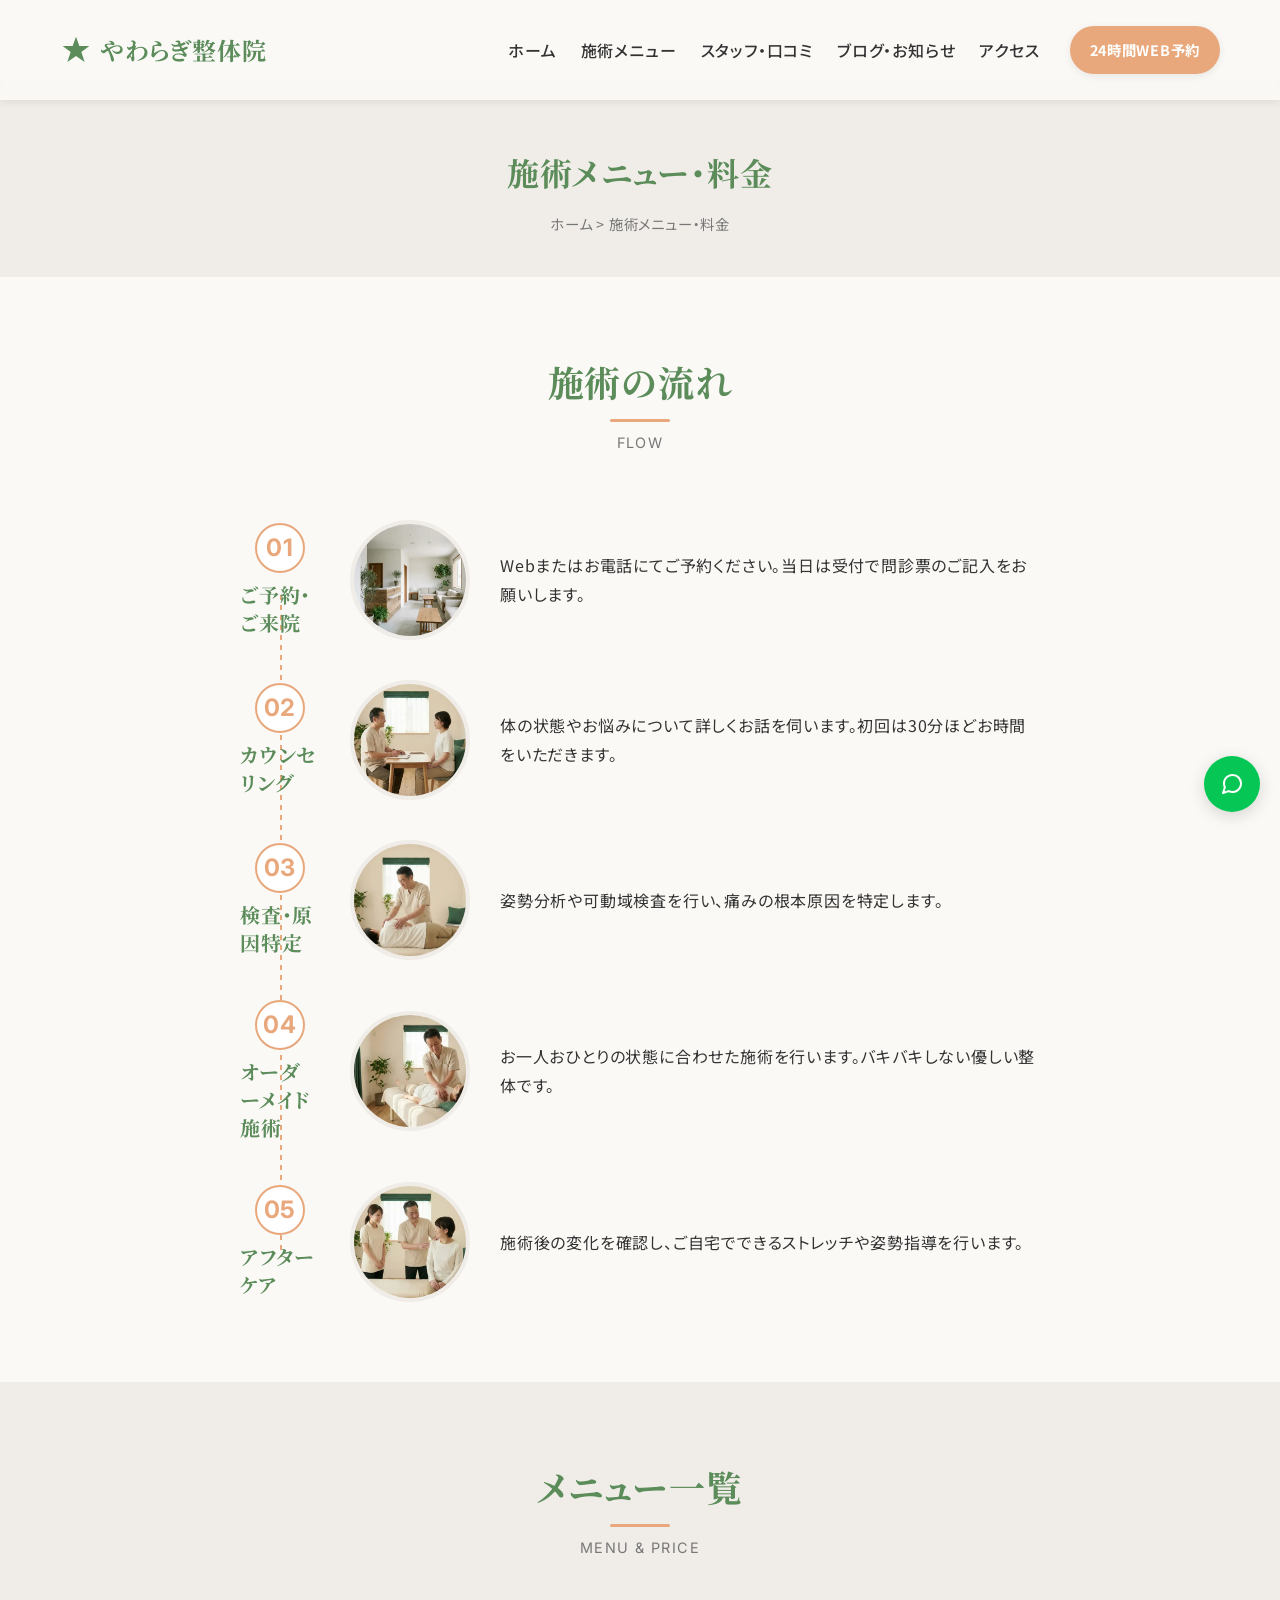
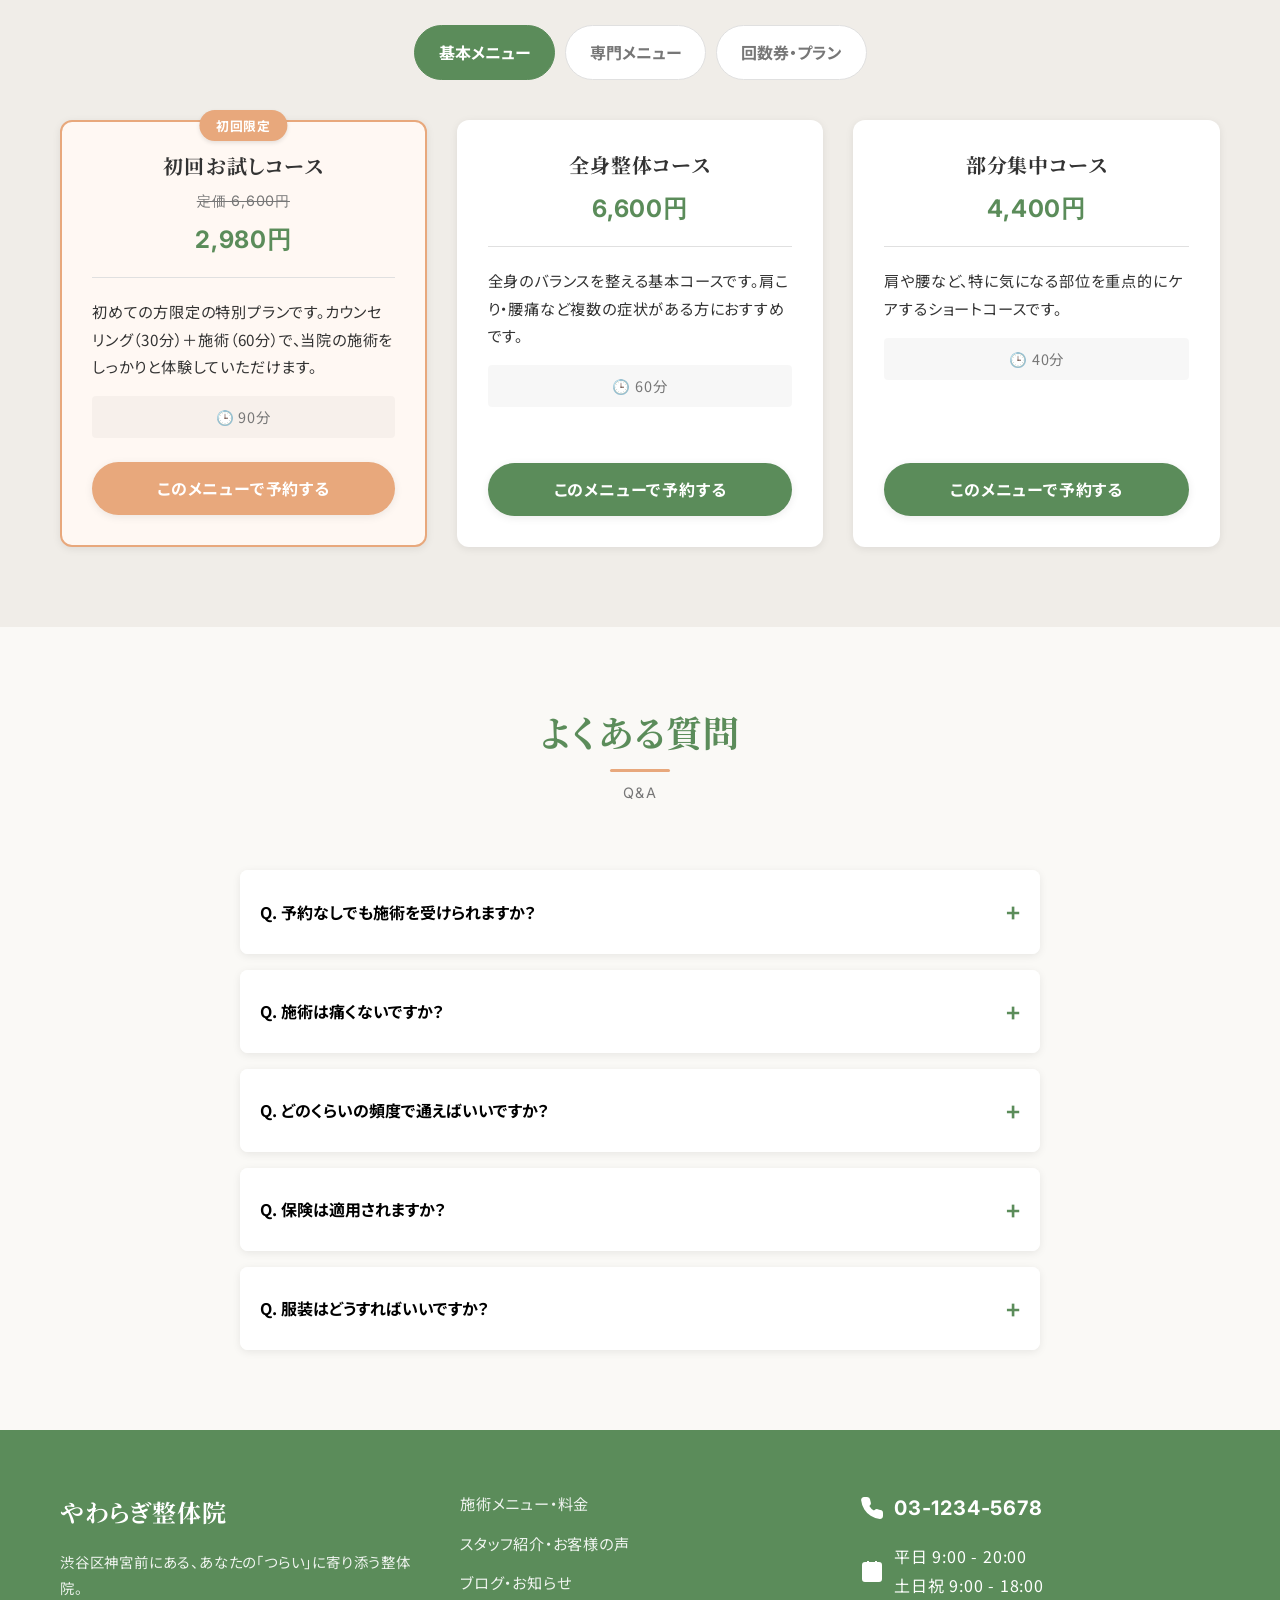
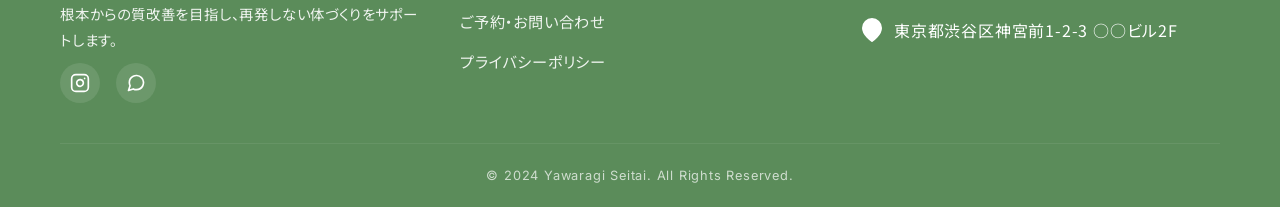
<file: service.html>
<!DOCTYPE html>
<html lang="ja">

<head>
    <meta charset="UTF-8">
    <meta name="viewport" content="width=device-width, initial-scale=1.0">
    <title>施術メニュー・料金 | やわらぎ整体院</title>
    <meta name="description"
        content="やわらぎ整体院の施術メニューと料金のご案内。全身整体、部分集中ケア、骨盤矯正など、あなたの症状に合わせたオーダーメイドの施術プランをご提案します。初回限定クーポンもご用意しております。">

    <!-- Fonts -->
    <link rel="preconnect" href="https://fonts.googleapis.com">
    <link rel="preconnect" href="https://fonts.gstatic.com" crossorigin>
    <link
        href="https://fonts.googleapis.com/css2?family=Inter:wght@400;600;700&family=Noto+Sans+JP:wght@400;500;700&family=Noto+Serif+JP:wght@400;700&display=swap"
        rel="stylesheet">

    <!-- Styles -->
    <link rel="stylesheet" href="assets/css/reset.css">
    <link rel="stylesheet" href="assets/css/style.css">
    <link rel="stylesheet" href="assets/css/service.css">

    <!-- Structured Data -->
    <script type="application/ld+json">
    {
      "@context": "https://schema.org",
      "@type": "BreadcrumbList",
      "itemListElement": [{
        "@type": "ListItem",
        "position": 1,
        "name": "ホーム",
        "item": "index.html"
      },{
        "@type": "ListItem",
        "position": 2,
        "name": "施術メニュー・料金"
      }]
    }
    </script>
</head>

<body>

    <!-- Header -->
    <header class="header">
        <div class="container header-inner">
            <a href="index.html" class="logo">
                <svg width="32" height="32" viewBox="0 0 24 24" fill="none" xmlns="http://www.w3.org/2000/svg">
                    <path d="M12 2L14.5 9H22L16 13.5L18.5 21L12 16.5L5.5 21L8 13.5L2 9H9.5L12 2Z" fill="#5B8C5A" />
                </svg>
                やわらぎ整体院
            </a>

            <!-- Desktop Nav -->
            <div class="nav-pc">
                <nav class="nav-list">
                    <div class="nav-item"><a href="index.html">ホーム</a></div>
                    <div class="nav-item"><a href="service.html">施術メニュー</a></div>
                    <div class="nav-item"><a href="about.html">スタッフ・口コミ</a></div>
                    <div class="nav-item"><a href="blog.html">ブログ・お知らせ</a></div>
                    <div class="nav-item"><a href="index.html#access">アクセス</a></div>
                </nav>
                <a href="contact.html" class="btn btn-accent btn-sm">24時間WEB予約</a>
            </div>

            <!-- Hamburger Button -->
            <div class="hamburger">
                <span></span>
                <span></span>
                <span></span>
            </div>
        </div>
    </header>

    <!-- Mobile Menu -->
    <div class="mobile-menu">
        <nav class="mobile-nav-list">
            <div class="mobile-nav-item"><a href="index.html">ホーム</a></div>
            <div class="mobile-nav-item"><a href="service.html">施術メニュー</a></div>
            <div class="mobile-nav-item"><a href="about.html">スタッフ・口コミ</a></div>
            <div class="mobile-nav-item"><a href="blog.html">ブログ・お知らせ</a></div>
            <div class="mobile-nav-item"><a href="index.html#access">アクセス・ご予約</a></div>
        </nav>
        <div class="d-flex flex-column gap-md">
            <a href="contact.html" class="btn btn-accent">24時間WEB予約</a>
            <a href="tel:0312345678" class="btn btn-outline">電話で予約する</a>
        </div>
    </div>

    <!-- Main Content -->
    <main>
        <!-- Page Header -->
        <div class="page-header">
            <div class="container">
                <h1 class="page-title fade-up">施術メニュー・料金</h1>
                <nav class="breadcrumb fade-up" style="animation-delay: 0.1s;">
                    <a href="index.html">ホーム</a> &gt; <span>施術メニュー・料金</span>
                </nav>
            </div>
        </div>

        <!-- Flow Section -->
        <section class="section section-flow">
            <div class="container">
                <div class="section-heading fade-up">
                    <h2 class="section-title">施術の流れ</h2>
                    <p class="section-subtitle">FLOW</p>
                </div>

                <div class="flow-steps">
                    <div class="flow-step fade-up">
                        <div class="step-header">
                            <span class="step-number">01</span>
                            <h3 class="step-title">ご予約・ご来院</h3>
                        </div>
                        <div class="step-icon">
                            <img src="assets/images/flow_01.webp" alt="ご予約・ご来院">
                        </div>
                        <p class="step-desc">Webまたはお電話にてご予約ください。当日は受付で問診票のご記入をお願いします。</p>
                    </div>

                    <div class="flow-step fade-up" style="animation-delay: 0.1s;">
                        <div class="step-header">
                            <span class="step-number">02</span>
                            <h3 class="step-title">カウンセリング</h3>
                        </div>
                        <div class="step-icon">
                            <img src="assets/images/flow_02.webp" alt="カウンセリング">
                        </div>
                        <p class="step-desc">体の状態やお悩みについて詳しくお話を伺います。初回は30分ほどお時間をいただきます。</p>
                    </div>

                    <div class="flow-step fade-up" style="animation-delay: 0.2s;">
                        <div class="step-header">
                            <span class="step-number">03</span>
                            <h3 class="step-title">検査・原因特定</h3>
                        </div>
                        <div class="step-icon">
                            <img src="assets/images/flow_03.webp" alt="検査・原因特定">
                        </div>
                        <p class="step-desc">姿勢分析や可動域検査を行い、痛みの根本原因を特定します。</p>
                    </div>

                    <div class="flow-step fade-up" style="animation-delay: 0.3s;">
                        <div class="step-header">
                            <span class="step-number">04</span>
                            <h3 class="step-title">オーダーメイド施術</h3>
                        </div>
                        <div class="step-icon">
                            <img src="assets/images/flow_04.webp" alt="オーダーメイド施術">
                        </div>
                        <p class="step-desc">お一人おひとりの状態に合わせた施術を行います。バキバキしない優しい整体です。</p>
                    </div>

                    <div class="flow-step fade-up" style="animation-delay: 0.4s;">
                        <div class="step-header">
                            <span class="step-number">05</span>
                            <h3 class="step-title">アフターケア</h3>
                        </div>
                        <div class="step-icon">
                            <img src="assets/images/flow_05.webp" alt="アフターケア">
                        </div>
                        <p class="step-desc">施術後の変化を確認し、ご自宅でできるストレッチや姿勢指導を行います。</p>
                    </div>
                </div>
            </div>
        </section>

        <!-- Menu Section -->
        <section class="section section-bg section-menu" id="menu">
            <div class="container">
                <div class="section-heading fade-up">
                    <h2 class="section-title">メニュー一覧</h2>
                    <p class="section-subtitle">MENU & PRICE</p>
                </div>

                <div class="menu-tabs fade-up">
                    <button class="tab-btn active" data-tab="basic">基本メニュー</button>
                    <button class="tab-btn" data-tab="special">専門メニュー</button>
                    <button class="tab-btn" data-tab="plan">回数券・プラン</button>
                </div>

                <!-- Basic Menu -->
                <div class="menu-content active" id="basic">
                    <div class="menu-card highlight fade-up">
                        <div class="badge">初回限定</div>
                        <div class="menu-header">
                            <h3 class="menu-name">初回お試しコース</h3>
                            <div class="menu-price">
                                <span class="old-price">定価 6,600円</span>
                                <span class="current-price">2,980円</span>
                            </div>
                        </div>
                        <div class="menu-body">
                            <p class="menu-desc">初めての方限定の特別プランです。カウンセリング（30分）＋施術（60分）で、当院の施術をしっかりと体験していただけます。</p>
                            <div class="menu-meta">
                                <span><span class="icon-clock">🕒</span> 90分</span>
                            </div>
                        </div>
                        <div class="menu-footer">
                            <a href="contact.html?menu=trial" class="btn btn-accent btn-block">このメニューで予約する</a>
                        </div>
                    </div>

                    <div class="menu-card fade-up">
                        <div class="menu-header">
                            <h3 class="menu-name">全身整体コース</h3>
                            <div class="menu-price">
                                <span class="current-price">6,600円</span>
                            </div>
                        </div>
                        <div class="menu-body">
                            <p class="menu-desc">全身のバランスを整える基本コースです。肩こり・腰痛など複数の症状がある方におすすめです。</p>
                            <div class="menu-meta">
                                <span><span class="icon-clock">🕒</span> 60分</span>
                            </div>
                        </div>
                        <div class="menu-footer">
                            <a href="contact.html?menu=basic" class="btn btn-primary btn-block">このメニューで予約する</a>
                        </div>
                    </div>

                    <div class="menu-card fade-up">
                        <div class="menu-header">
                            <h3 class="menu-name">部分集中コース</h3>
                            <div class="menu-price">
                                <span class="current-price">4,400円</span>
                            </div>
                        </div>
                        <div class="menu-body">
                            <p class="menu-desc">肩や腰など、特に気になる部位を重点的にケアするショートコースです。</p>
                            <div class="menu-meta">
                                <span><span class="icon-clock">🕒</span> 40分</span>
                            </div>
                        </div>
                        <div class="menu-footer">
                            <a href="contact.html?menu=short" class="btn btn-primary btn-block">このメニューで予約する</a>
                        </div>
                    </div>
                </div>

                <!-- Special Menu -->
                <div class="menu-content" id="special">
                    <div class="menu-card fade-up">
                        <div class="menu-header">
                            <h3 class="menu-name">骨盤矯正コース</h3>
                            <div class="menu-price">
                                <span class="current-price">5,500円</span>
                            </div>
                        </div>
                        <div class="menu-body">
                            <p class="menu-desc">産後の骨盤の開きや、姿勢の歪みを整えることに特化したコースです。</p>
                            <div class="menu-meta">
                                <span><span class="icon-clock">🕒</span> 50分</span>
                            </div>
                        </div>
                        <div class="menu-footer">
                            <a href="contact.html?menu=pelvis" class="btn btn-primary btn-block">このメニューで予約する</a>
                        </div>
                    </div>

                    <div class="menu-card fade-up">
                        <div class="menu-header">
                            <h3 class="menu-name">頭痛・眼精疲労ケア</h3>
                            <div class="menu-price">
                                <span class="current-price">4,950円</span>
                            </div>
                        </div>
                        <div class="menu-body">
                            <p class="menu-desc">首・頭部・目の周りの筋肉をほぐし、辛い頭痛や眼精疲労を和らげます。</p>
                            <div class="menu-meta">
                                <span><span class="icon-clock">🕒</span> 40分</span>
                            </div>
                        </div>
                        <div class="menu-footer">
                            <a href="contact.html?menu=head" class="btn btn-primary btn-block">このメニューで予約する</a>
                        </div>
                    </div>

                    <div class="menu-card fade-up">
                        <div class="menu-header">
                            <h3 class="menu-name">姿勢改善プログラム</h3>
                            <div class="menu-price">
                                <span class="current-price">59,400円</span>
                            </div>
                        </div>
                        <div class="menu-body">
                            <p class="menu-desc">猫背や反り腰を根本から改善する3ヶ月集中プラン（全12回）。姿勢写真による分析付き。</p>
                            <div class="menu-meta">
                                <span><span class="icon-clock">🕒</span> 50分 × 12回</span>
                            </div>
                        </div>
                        <div class="menu-footer">
                            <a href="contact.html?menu=posture" class="btn btn-primary btn-block">このメニューで予約する</a>
                        </div>
                    </div>
                </div>

                <!-- Plans Menu -->
                <div class="menu-content" id="plan">
                    <div class="table-container fade-up">
                        <table class="price-table">
                            <thead>
                                <tr>
                                    <th>プラン名</th>
                                    <th>回数</th>
                                    <th>料金（税込）</th>
                                    <th>1回あたり</th>
                                </tr>
                            </thead>
                            <tbody>
                                <tr>
                                    <td>ライトプラン</td>
                                    <td>5回券</td>
                                    <td>29,700円</td>
                                    <td class="high-light">5,940円</td>
                                </tr>
                                <tr>
                                    <td>スタンダードプラン</td>
                                    <td>10回券</td>
                                    <td>55,000円</td>
                                    <td class="high-light">5,500円</td>
                                </tr>
                            </tbody>
                        </table>
                    </div>
                    <div class="text-center fade-up" style="margin-top: 30px;">
                        <p class="note-text">※ 有効期限は発行日から1年間となります。</p>
                        <p class="note-text">※ ご家族での共有も可能です。</p>
                        <a href="contact.html" class="btn btn-accent" style="margin-top: 20px;">回数券について問い合わせる</a>
                    </div>
                </div>
            </div>
        </section>

        <!-- FAQ Section -->
        <section class="section section-faq">
            <div class="container">
                <div class="section-heading fade-up">
                    <h2 class="section-title">よくある質問</h2>
                    <p class="section-subtitle">Q&A</p>
                </div>

                <div class="faq-container fade-up">
                    <div class="faq-item">
                        <button class="faq-question">
                            Q. 予約なしでも施術を受けられますか？
                            <span class="faq-icon">+</span>
                        </button>
                        <div class="faq-answer">
                            <p>当院は完全予約制となっております。事前にお電話、LINE、またはWeb予約フォームよりご予約をお願いいたします。</p>
                        </div>
                    </div>
                    <div class="faq-item">
                        <button class="faq-question">
                            Q. 施術は痛くないですか？
                            <span class="faq-icon">+</span>
                        </button>
                        <div class="faq-answer">
                            <p>当院の施術は「バキバキ」しない、ソフトな整体です。痛みを感じることはほとんどありませんが、状態によっては多少の響きを感じることがあります。その都度確認しながら行いますのでご安心ください。
                            </p>
                        </div>
                    </div>
                    <div class="faq-item">
                        <button class="faq-question">
                            Q. どのくらいの頻度で通えばいいですか？
                            <span class="faq-icon">+</span>
                        </button>
                        <div class="faq-answer">
                            <p>症状や状態によりますが、最初は週1回〜2週に1回程度のペースをお勧めしております。状態が安定してきましたら、月1回のメンテナンスへ移行していきます。</p>
                        </div>
                    </div>
                    <div class="faq-item">
                        <button class="faq-question">
                            Q. 保険は適用されますか？
                            <span class="faq-icon">+</span>
                        </button>
                        <div class="faq-answer">
                            <p>当院の整体メニューはすべて自費診療（保険適用外）となります。その分、保険の枠にとらわれない、お一人おひとりに合わせた質の高い施術を提供しております。</p>
                        </div>
                    </div>
                    <div class="faq-item">
                        <button class="faq-question">
                            Q. 服装はどうすればいいですか？
                            <span class="faq-icon">+</span>
                        </button>
                        <div class="faq-answer">
                            <p>動きやすい服装（ジャージやスウェットなど）でご来院ください。お着替えもご用意しておりますので、会社帰りやお出かけ前でもそのままお越しいただけます。</p>
                        </div>
                    </div>
                </div>
            </div>
        </section>
    </main>

    <!-- Footer -->
    <footer class="footer">
        <div class="container">
            <div class="footer-grid">
                <!-- Column 1: Logo & Desc -->
                <div>
                    <a href="index.html" class="footer-logo">やわらぎ整体院</a>
                    <p class="footer-desc">
                        渋谷区神宮前にある、あなたの「つらい」に寄り添う整体院。<br>
                        根本からの質改善を目指し、再発しない体づくりをサポートします。
                    </p>
                    <div class="social-links">
                        <a href="#" class="social-icon">
                            <svg width="20" height="20" viewBox="0 0 24 24" fill="none" stroke="currentColor"
                                stroke-width="2" stroke-linecap="round" stroke-linejoin="round">
                                <rect x="2" y="2" width="20" height="20" rx="5" ry="5"></rect>
                                <path d="M16 11.37A4 4 0 1 1 12.63 8 4 4 0 0 1 16 11.37z"></path>
                                <line x1="17.5" y1="6.5" x2="17.51" y2="6.5"></line>
                            </svg>
                        </a>
                        <a href="#" class="social-icon">
                            <svg width="20" height="20" viewBox="0 0 24 24" fill="none" stroke="currentColor"
                                stroke-width="2" stroke-linecap="round" stroke-linejoin="round">
                                <path
                                    d="M21 11.5a8.38 8.38 0 0 1-.9 3.8 8.5 8.5 0 0 1-7.6 4.7 8.38 8.38 0 0 1-3.8-.9L3 21l1.9-5.7a8.38 8.38 0 0 1-.9-3.8 8.5 8.5 0 0 1 4.7-7.6 8.38 8.38 0 0 1 3.8-.9h.5a8.48 8.48 0 0 1 8 8v.5z">
                                </path>
                            </svg>
                        </a>
                    </div>
                </div>

                <!-- Column 2: Links & Hours -->
                <div>
                    <div class="footer-contact-info">
                        <div class="footer-links">
                            <a href="service.html">施術メニュー・料金</a>
                            <a href="about.html">スタッフ紹介・お客様の声</a>
                            <a href="blog.html">ブログ・お知らせ</a>
                            <a href="contact.html">ご予約・お問い合わせ</a>
                            <a href="#">プライバシーポリシー</a>
                        </div>
                    </div>
                </div>

                <!-- Column 3: Contact -->
                <div>
                    <div class="footer-contact-info">
                        <div class="footer-info-item">
                            <svg class="icon" viewBox="0 0 24 24" fill="none" stroke="currentColor" stroke-width="2">
                                <path
                                    d="M22 16.92v3a2 2 0 0 1-2.18 2 19.79 19.79 0 0 1-8.63-3.07 19.5 19.5 0 0 1-6-6 19.79 19.79 0 0 1-3.07-8.67A2 2 0 0 1 4.11 2h3a2 2 0 0 1 2 1.72 12.84 12.84 0 0 0 .7 2.81 2 2 0 0 1-.45 2.11L8.09 9.91a16 16 0 0 0 6 6l1.27-1.27a2 2 0 0 1 2.11-.45 12.84 12.84 0 0 0 2.81.7A2 2 0 0 1 22 16.92z">
                                </path>
                            </svg>
                            <a href="tel:0312345678" class="footer-tel">03-1234-5678</a>
                        </div>
                        <div class="footer-info-item">
                            <svg class="icon" viewBox="0 0 24 24" fill="none" stroke="currentColor" stroke-width="2">
                                <rect x="3" y="4" width="18" height="18" rx="2" ry="2"></rect>
                                <line x1="16" y1="2" x2="16" y2="6"></line>
                                <line x1="8" y1="2" x2="8" y2="6"></line>
                                <line x1="3" y1="10" x2="21" y2="10"></line>
                            </svg>
                            <div>
                                平日 9:00 - 20:00<br>
                                土日祝 9:00 - 18:00
                            </div>
                        </div>
                        <div class="footer-info-item">
                            <svg class="icon" viewBox="0 0 24 24" fill="none" stroke="currentColor" stroke-width="2">
                                <path d="M21 10c0 7-9 13-9 13s-9-6-9-13a9 9 0 0 1 18 0z"></path>
                                <circle cx="12" cy="10" r="3"></circle>
                            </svg>
                            <div>東京都渋谷区神宮前1-2-3 ○○ビル2F</div>
                        </div>
                    </div>
                </div>
            </div>
            <div class="copyright">
                &copy; 2024 Yawaragi Seitai. All Rights Reserved.
            </div>
        </div>
    </footer>

    <!-- Floating Buttons -->
    <div class="floating-container">
        <a href="contact.html" class="floating-btn btn-line" title="LINE予約">
            <svg width="24" height="24" viewBox="0 0 24 24" fill="none" stroke="currentColor" stroke-width="2"
                stroke-linecap="round" stroke-linejoin="round">
                <path
                    d="M21 11.5a8.38 8.38 0 0 1-.9 3.8 8.5 8.5 0 0 1-7.6 4.7 8.38 8.38 0 0 1-3.8-.9L3 21l1.9-5.7a8.38 8.38 0 0 1-.9-3.8 8.5 8.5 0 0 1 4.7-7.6 8.38 8.38 0 0 1 3.8-.9h.5a8.48 8.48 0 0 1 8 8v.5z">
                </path>
            </svg>
        </a>
        <a href="#top" class="floating-btn btn-top" title="トップへ戻る">
            <svg width="24" height="24" viewBox="0 0 24 24" fill="none" stroke="currentColor" stroke-width="2"
                stroke-linecap="round" stroke-linejoin="round">
                <path d="M18 15l-6-6-6 6" />
            </svg>
        </a>
    </div>

    <!-- Scripts -->
    <script src="assets/js/main.js"></script>
    <script src="assets/js/pages/service.js"></script>

</body>

</html>
</file>
<file: assets/css/style.css>
@import url('variables.css');

/* Base Styles */
body {
    font-family: var(--font-body);
    color: var(--color-text);
    background-color: var(--color-bg);
    line-height: 1.8;
    letter-spacing: 0.05em;
    font-feature-settings: "palt";
}

img {
    max-width: 100%;
    height: auto;
    vertical-align: bottom;
}

h1,
h2,
h3,
h4,
h5,
h6 {
    font-family: var(--font-heading);
    font-weight: 700;
    line-height: 1.4;
}

.en {
    font-family: var(--font-number);
}

/* Utilities */
.container {
    width: 100%;
    max-width: 1200px;
    margin: 0 auto;
    padding: 0 20px;
}

.section {
    padding: var(--spacing-section-sp) 0;
}

@media (min-width: 768px) {
    .section {
        padding: var(--spacing-section) 0;
    }
}

.section-bg {
    background-color: var(--color-section-bg);
}

.text-center {
    text-align: center;
}

.text-left {
    text-align: left;
}

.text-right {
    text-align: right;
}

.d-flex {
    display: flex;
}

.flex-column {
    flex-direction: column;
}

.align-center {
    align-items: center;
}

.justify-center {
    justify-content: center;
}

.justify-between {
    justify-content: space-between;
}

.gap-md {
    gap: var(--spacing-md);
}

.hidden-pc {
    display: block;
}

.hidden-sp {
    display: none;
}

@media (min-width: 768px) {
    .hidden-pc {
        display: none;
    }

    .hidden-sp {
        display: block;
    }
}

/* Buttons */
.btn {
    display: inline-flex;
    align-items: center;
    justify-content: center;
    padding: 12px 32px;
    border-radius: var(--radius-full);
    font-weight: 700;
    font-size: 1rem;
    transition: var(--transition-base);
    cursor: pointer;
    letter-spacing: 0.05em;
    box-shadow: var(--shadow-base);
    min-height: 48px;
    /* Touch friendly */
}

.btn:hover {
    transform: translateY(-2px);
    box-shadow: var(--shadow-hover);
    opacity: 0.9;
}

.btn-primary {
    background-color: var(--color-main);
    color: var(--color-white);
}

.btn-accent {
    background-color: var(--color-accent);
    color: var(--color-white);
}

.btn-outline {
    background-color: transparent;
    border: 2px solid var(--color-main);
    color: var(--color-main);
}

.btn-outline:hover {
    background-color: var(--color-main);
    color: var(--color-white);
}

.btn-sm {
    padding: 8px 20px;
    font-size: 0.9rem;
}

/* Section Heading */
.section-heading {
    text-align: center;
    margin-bottom: var(--spacing-xl);
}

.section-title {
    font-size: 1.75rem;
    color: var(--color-main);
    margin-bottom: var(--spacing-sm);
    position: relative;
    display: inline-block;
}

.section-title::after {
    content: '';
    display: block;
    width: 60px;
    height: 3px;
    background-color: var(--color-accent);
    margin: 12px auto 0;
    border-radius: var(--radius-full);
}

.section-subtitle {
    font-size: 0.9rem;
    color: var(--color-sub-text);
    font-family: var(--font-number);
    text-transform: uppercase;
    letter-spacing: 0.1em;
}

@media (min-width: 768px) {
    .section-title {
        font-size: 2.25rem;
    }

    .section-heading {
        margin-bottom: var(--spacing-xxl);
    }
}

/* Header */
.header {
    position: fixed;
    top: 0;
    left: 0;
    width: 100%;
    z-index: var(--z-header);
    background-color: rgba(250, 249, 246, 0.95);
    backdrop-filter: blur(5px);
    transition: var(--transition-base);
    box-shadow: var(--shadow-base);
    padding: 10px 0;
}

.header-inner {
    display: flex;
    justify-content: center;
    /* Center Logo on Mobile */
    align-items: center;
    height: 60px;
    position: relative;
}

.logo {
    display: flex;
    align-items: center;
    gap: 8px;
    font-family: var(--font-heading);
    font-size: 1.25rem;
    font-weight: 700;
    color: var(--color-main);
}

.logo img {
    height: 32px;
    width: auto;
}

.nav-pc {
    display: none;
}

@media (min-width: 1024px) {
    .header {
        padding: 15px 0;
    }

    .header-inner {
        height: 70px;
        justify-content: space-between;
        /* Restore Desktop Layout */
    }

    .logo {
        font-size: 1.5rem;
    }

    .nav-pc {
        display: flex;
        align-items: center;
        gap: 30px;
    }

    .nav-list {
        display: flex;
        align-items: center;
        gap: 24px;
    }

    .nav-item a {
        font-size: 1rem;
        font-weight: 500;
        color: var(--color-text);
        position: relative;
    }

    .nav-item a::after {
        content: '';
        position: absolute;
        bottom: -4px;
        left: 0;
        width: 0;
        height: 2px;
        background-color: var(--color-main);
        transition: width 0.3s;
    }

    .nav-item a:hover::after {
        width: 100%;
    }
}

/* Hamburger Menu */
.hamburger {
    display: block;
    cursor: pointer;
    z-index: calc(var(--z-header) + 10);
    position: absolute;
    left: 20px;
    top: 50%;
    transform: translateY(-50%);
    width: 30px;
    height: 24px;
}

.hamburger span {
    display: block;
    position: absolute;
    width: 100%;
    height: 2px;
    background-color: var(--color-main);
    border-radius: 2px;
    transition: var(--transition-base);
}

.hamburger span:nth-child(1) {
    top: 0;
}

.hamburger span:nth-child(2) {
    top: 50%;
    transform: translateY(-50%);
}

.hamburger span:nth-child(3) {
    bottom: 0;
}

.hamburger.active span:nth-child(1) {
    top: 50%;
    transform: translateY(-50%) rotate(45deg);
}

.hamburger.active span:nth-child(2) {
    opacity: 0;
}

.hamburger.active span:nth-child(3) {
    bottom: 50%;
    transform: translateY(50%) rotate(-45deg);
}

@media (min-width: 1024px) {
    .hamburger {
        display: none;
    }
}

.mobile-menu {
    position: fixed;
    top: 60px;
    left: 0;
    width: 100%;
    height: auto;
    max-height: calc(100vh - 60px);
    overflow-y: auto;
    background-color: var(--color-bg);
    z-index: calc(var(--z-header) - 1);
    padding: 40px 20px;
    transition: var(--transition-base);
    display: flex;
    flex-direction: column;
    align-items: center;
    text-align: center;
    transform: translateY(-120%);
    opacity: 0;
    pointer-events: none;
    box-shadow: 0 10px 20px rgba(0, 0, 0, 0.05);
}

.mobile-menu.active {
    transform: translateY(0);
    opacity: 1;
    pointer-events: auto;
}

.mobile-nav-list {
    display: flex;
    flex-direction: column;
    gap: 20px;
    margin-bottom: 40px;
}

.mobile-nav-item a {
    font-size: 1.25rem;
    font-weight: 700;
    color: var(--color-text);
}

/* Footer */
.footer {
    background-color: var(--color-main);
    color: var(--color-white);
    padding: 60px 0 20px;
}

.footer-grid {
    display: grid;
    grid-template-columns: 1fr;
    gap: 40px;
    margin-bottom: 40px;
}

@media (min-width: 768px) {
    .footer-grid {
        grid-template-columns: repeat(3, 1fr);
    }
}

.footer-logo {
    font-family: var(--font-heading);
    font-size: 1.5rem;
    font-weight: 700;
    margin-bottom: 16px;
    display: block;
}

.footer-desc {
    font-size: 0.9rem;
    opacity: 0.9;
    line-height: 1.8;
}

.footer-links {
    display: flex;
    flex-direction: column;
    gap: 12px;
}

.footer-links a {
    font-size: 0.95rem;
    opacity: 0.9;
}

.footer-links a:hover {
    opacity: 1;
    text-decoration: underline;
}

.footer-contact-info {
    display: flex;
    flex-direction: column;
    gap: 16px;
}

.footer-info-item {
    display: flex;
    align-items: center;
    gap: 10px;
}

.footer-tel {
    font-family: var(--font-number);
    font-size: 1.25rem;
    font-weight: 700;
}

.social-links {
    display: flex;
    gap: 16px;
    margin-top: 10px;
}

.social-icon {
    width: 40px;
    height: 40px;
    background-color: rgba(255, 255, 255, 0.1);
    display: flex;
    align-items: center;
    justify-content: center;
    border-radius: 50%;
    transition: var(--transition-base);
}

.social-icon:hover {
    background-color: rgba(255, 255, 255, 0.2);
}

.copyright {
    text-align: center;
    padding-top: 20px;
    border-top: 1px solid rgba(255, 255, 255, 0.1);
    font-size: 0.8rem;
    opacity: 0.7;
    font-family: var(--font-number);
}

/* Floating Buttons */
.floating-container {
    position: fixed;
    bottom: 20px;
    right: 20px;
    z-index: var(--z-floating);
    display: flex;
    flex-direction: column;
    gap: 12px;
}

.floating-btn {
    width: 56px;
    height: 56px;
    border-radius: 50%;
    display: flex;
    align-items: center;
    justify-content: center;
    box-shadow: var(--shadow-floating);
    transition: var(--transition-base);
    color: #fff;
}

.floating-btn:hover {
    transform: scale(1.05);
}

.btn-line {
    background-color: #06C755;
}

.btn-tel {
    background-color: var(--color-accent);
}

.btn-top {
    background-color: var(--color-bg);
    color: var(--color-main);
    border: 1px solid var(--color-border);
    opacity: 0;
    pointer-events: none;
    transform: translateY(20px);
}

.btn-top.show {
    opacity: 1;
    pointer-events: auto;
    transform: translateY(0);
}

/* Icons (using dummy implementation for now, replaced with SVG later) */
.icon {
    width: 24px;
    height: 24px;
    fill: currentColor;
}
</file>
<file: assets/css/top.css>
/* Hero Section */
.hero {
    position: relative;
    height: 100vh;
    min-height: 600px;
    display: flex;
    align-items: center;
    justify-content: center;
    color: var(--color-white);
    padding-bottom: 60px;
    /* バナー分 */
}

.hero-bg {
    position: absolute;
    top: 0;
    left: 0;
    width: 100%;
    height: 100%;
    z-index: -1;
    overflow: hidden;
}

.hero-image {
    width: 100%;
    height: 100%;
    object-fit: cover;
    animation: zoom-out 20s ease-out forwards;
}

@keyframes zoom-out {
    0% {
        transform: scale(1.1);
    }

    100% {
        transform: scale(1);
    }
}

.hero-overlay {
    position: absolute;
    top: 0;
    left: 0;
    width: 100%;
    height: 100%;
    background-color: rgba(0, 0, 0, 0.4);
}

.hero-content {
    text-align: center;
    position: relative;
    z-index: 10;
    padding: 0 20px;
}

.hero-sub {
    font-size: 1rem;
    font-weight: 700;
    margin-bottom: 16px;
    letter-spacing: 0.1em;
    text-shadow: 0 2px 4px rgba(0, 0, 0, 0.3);
}

.hero-title {
    font-size: 2rem;
    font-weight: 700;
    margin-bottom: 32px;
    line-height: 1.4;
    text-shadow: 0 2px 8px rgba(0, 0, 0, 0.3);
}

.hero-cta {
    display: flex;
    flex-direction: column;
    gap: 16px;
    align-items: center;
}

.btn-hero {
    width: 100%;
    max-width: 280px;
    box-shadow: 0 4px 12px rgba(0, 0, 0, 0.2);
}

.hero-banner {
    position: absolute;
    bottom: 0;
    left: 0;
    width: 100%;
    background: rgba(255, 255, 255, 0.95);
    backdrop-filter: blur(5px);
    color: var(--color-text);
    padding: 16px 0;
    text-align: center;
    display: flex;
    flex-direction: column;
    align-items: center;
    justify-content: center;
    z-index: 20;
    box-shadow: 0 -2px 10px rgba(0, 0, 0, 0.05);
}

.hero-banner p {
    font-size: 1rem;
    font-weight: 700;
    display: flex;
    align-items: center;
    gap: 8px;
}

.hero-banner .price {
    font-size: 1.5rem;
    color: #D32F2F;
    /* 目立つ赤 */
    font-family: var(--font-number);
    font-weight: 700;
}

.hero-banner small {
    font-size: 0.75rem;
    color: var(--color-sub-text);
    margin-top: 4px;
}

@media (min-width: 768px) {
    .hero-sub {
        font-size: 1.25rem;
    }

    .hero-title {
        font-size: 3.5rem;
    }

    .hero-cta {
        flex-direction: row;
        justify-content: center;
        gap: 24px;
    }

    .hero-banner {
        flex-direction: row;
        gap: 20px;
        padding: 20px 0;
    }

    .hero-banner small {
        margin-top: 0;
    }
}

/* Animations using Observation API styles from main.js (adding transitions) */
.fade-up {
    opacity: 0;
    transform: translateY(20px);
    transition: opacity 0.8s ease, transform 0.8s ease;
}

.fade-up.animate-in {
    opacity: 1;
    transform: translateY(0);
}

/* Concerns Section */
.concerns-grid {
    display: grid;
    grid-template-columns: repeat(2, 1fr);
    gap: 16px;
}

@media (min-width: 768px) {
    .concerns-grid {
        grid-template-columns: repeat(3, 1fr);
        gap: 32px;
    }
}

.concern-item {
    background-color: var(--color-white);
    padding: 24px 16px;
    border-radius: var(--radius-lg);
    text-align: center;
    box-shadow: var(--shadow-base);
    transition: var(--transition-base);
    position: relative;
    overflow: hidden;
}

.concern-item:hover {
    transform: translateY(-5px);
    box-shadow: var(--shadow-hover);
}

.concern-icon {
    width: 60px;
    height: 60px;
    border-radius: 50%;
    background-color: var(--color-section-bg);
    margin: 0 auto 16px;
    display: flex;
    align-items: center;
    justify-content: center;
    overflow: hidden;
}

.concern-icon img {
    width: 100%;
    height: 100%;
    object-fit: cover;
}

.concern-label {
    font-size: 1rem;
    font-weight: 700;
    color: var(--color-main);
    margin-bottom: 0;
}

.concern-desc {
    height: 0;
    opacity: 0;
    overflow: hidden;
    transition: var(--transition-base);
    font-size: 0.85rem;
    color: var(--color-text);
    margin-top: 0;
}

.concern-item:hover .concern-desc {
    height: auto;
    opacity: 1;
    margin-top: 12px;
}

.concern-item:hover .concern-label {
    color: var(--color-accent);
}

.concern-cta-text {
    font-size: 1.1rem;
    font-weight: 700;
    margin-bottom: 24px;
    color: var(--color-text);
}

/* Reasons Section */
.reasons-grid {
    display: flex;
    flex-direction: column;
    gap: 40px;
}

@media (min-width: 768px) {
    .reasons-grid {
        flex-direction: row;
        gap: 30px;
        align-items: stretch;
    }
}

.reason-card {
    background-color: var(--color-white);
    border-radius: var(--radius-lg);
    overflow: hidden;
    box-shadow: var(--shadow-base);
    position: relative;
    display: flex;
    flex-direction: column;
    flex: 1;
}

.reason-number {
    position: absolute;
    top: 0;
    left: 0;
    background-color: var(--color-accent);
    color: var(--color-white);
    width: 50px;
    height: 50px;
    display: flex;
    align-items: center;
    justify-content: center;
    font-family: var(--font-number);
    font-size: 1.25rem;
    font-weight: 700;
    border-bottom-right-radius: var(--radius-lg);
    z-index: 5;
}

.reason-img {
    width: 100%;
    height: 200px;
    overflow: hidden;
}

.reason-img img {
    width: 100%;
    height: 100%;
    object-fit: cover;
    transition: transform 0.5s ease;
}

.reason-card:hover .reason-img img {
    transform: scale(1.05);
}

.reason-content {
    padding: 24px;
    flex-grow: 1;
    display: flex;
    flex-direction: column;
}

.reason-content h3 {
    font-size: 1.25rem;
    color: var(--color-main);
    margin-bottom: 16px;
    border-bottom: 2px solid var(--color-section-bg);
    padding-bottom: 10px;
}

.reason-content p {
    font-size: 0.95rem;
    line-height: 1.7;
}

/* Reviews Section */
.reviews-slider-container {
    position: relative;
    max-width: 800px;
    margin: 0 auto;
    overflow: hidden;
}

.reviews-slider {
    display: flex;
    transition: transform 0.5s ease-in-out;
}

.review-slide {
    min-width: 100%;
    padding: 10px;
}

.review-card {
    background-color: var(--color-section-bg);
    padding: 30px;
    border-radius: var(--radius-lg);
    position: relative;
}

.review-card::before {
    content: '“';
    position: absolute;
    top: 10px;
    left: 20px;
    font-family: serif;
    font-size: 4rem;
    color: var(--color-main);
    opacity: 0.2;
    line-height: 1;
}

.review-header {
    display: flex;
    align-items: center;
    gap: 16px;
    margin-bottom: 20px;
}

.review-avatar {
    width: 60px;
    height: 60px;
    border-radius: 50%;
    object-fit: cover;
    border: 2px solid var(--color-white);
}

.review-name {
    font-weight: 700;
    font-size: 1rem;
}

.review-stars {
    color: #FFC107;
    font-size: 1rem;
    margin-top: 4px;
}

.review-title {
    font-weight: 700;
    font-size: 1.1rem;
    margin-bottom: 12px;
    color: var(--color-main);
}

.review-text {
    font-size: 0.95rem;
    line-height: 1.7;
}

.slider-dots {
    display: flex;
    justify-content: center;
    gap: 10px;
    margin-top: 24px;
}

.dot {
    width: 10px;
    height: 10px;
    background-color: #ddd;
    border-radius: 50%;
    cursor: pointer;
    transition: background-color 0.3s;
}

.dot.active {
    background-color: var(--color-main);
    transform: scale(1.2);
}

/* News Section */
.news-list {
    max-width: 800px;
    margin: 0 auto;
    display: flex;
    flex-direction: column;
}

.news-item {
    display: grid;
    grid-template-columns: 100px auto;
    gap: 8px;
    padding: 20px 0;
    border-bottom: 1px solid var(--color-border);
    transition: background-color 0.2s;
}

.news-item:hover {
    background-color: rgba(255, 255, 255, 0.5);
}

.news-date {
    font-family: var(--font-number);
    color: var(--color-sub-text);
    font-size: 0.9rem;
}

.news-tag {
    display: inline-block;
    font-size: 0.75rem;
    padding: 4px 12px;
    border-radius: 4px;
    color: var(--color-white);
    font-weight: 700;
    text-align: center;
    align-self: start;
    justify-self: start;
    margin-bottom: 8px;
}

.tag-notice {
    background-color: #2196F3;
}

/* 青系 */
.tag-column {
    background-color: #4CAF50;
}

/* 緑系 */
.tag-campaign {
    background-color: #FF9800;
}

/* オレンジ系 */

.news-title {
    grid-column: 1 / -1;
    font-weight: 500;
    line-height: 1.5;
}

@media (min-width: 768px) {
    .news-item {
        grid-template-columns: 100px 100px 1fr;
        align-items: center;
        gap: 20px;
    }

    .news-tag {
        margin-bottom: 0;
    }

    .news-title {
        grid-column: auto;
    }
}

/* Access Section */
.access-container {
    display: grid;
    grid-template-columns: 1fr;
    gap: 30px;
}

@media (min-width: 768px) {
    .access-container {
        grid-template-columns: 1fr 1fr;
    }
}

.access-info {
    padding: 24px;
    background-color: var(--color-section-bg);
    border-radius: var(--radius-lg);
}

.access-logo {
    font-family: var(--font-heading);
    font-size: 1.5rem;
    font-weight: 700;
    color: var(--color-main);
    margin-bottom: 16px;
}

.access-info address {
    font-style: normal;
    margin-bottom: 24px;
}

.access-tel {
    display: flex;
    align-items: center;
    gap: 12px;
    margin-bottom: 24px;
    border-bottom: 1px solid var(--color-border);
    padding-bottom: 24px;
}

.tel-label {
    background-color: var(--color-main);
    color: var(--color-white);
    padding: 4px 12px;
    font-size: 0.8rem;
    border-radius: var(--radius-sm);
    font-family: var(--font-number);
    font-weight: 700;
}

.tel-number {
    font-family: var(--font-number);
    font-size: 1.75rem;
    font-weight: 700;
    color: var(--color-text);
}

.access-hours p {
    margin-bottom: 8px;
    font-size: 0.95rem;
}

.access-map {
    height: 300px;
    border-radius: var(--radius-lg);
    overflow: hidden;
}

@media (min-width: 768px) {
    .access-map {
        height: 100%;
        min-height: 400px;
    }
}
</file>
<file: assets/css/service.css>
/* Page Header (Common) */
.page-header {
    background-color: var(--color-section-bg);
    padding: 80px 0 40px;
    text-align: center;
    margin-top: 60px;
    /* Header height */
}

@media (min-width: 1024px) {
    .page-header {
        margin-top: 70px;
    }
}

.page-title {
    font-size: 2rem;
    color: var(--color-main);
    margin-bottom: 16px;
}

.breadcrumb {
    font-size: 0.9rem;
    color: var(--color-sub-text);
}

.breadcrumb a:hover {
    text-decoration: underline;
}

/* Flow Section */
.flow-steps {
    display: flex;
    flex-direction: column;
    gap: 40px;
    max-width: 800px;
    margin: 0 auto;
}

.flow-step {
    display: grid;
    grid-template-columns: 1fr;
    gap: 20px;
    position: relative;
    text-align: center;
}

@media (min-width: 768px) {
    .flow-step {
        grid-template-columns: 80px 120px 1fr;
        text-align: left;
        align-items: center;
        gap: 30px;
    }
}

.step-header {
    display: flex;
    flex-direction: column;
    align-items: center;
    gap: 8px;
}

.step-number {
    font-family: var(--font-number);
    font-size: 1.5rem;
    font-weight: 700;
    color: var(--color-accent);
    border: 2px solid var(--color-accent);
    width: 50px;
    height: 50px;
    border-radius: 50%;
    display: flex;
    align-items: center;
    justify-content: center;
    background-color: var(--color-white);
}

.step-title {
    font-size: 1.25rem;
    color: var(--color-main);
}

.step-icon {
    width: 120px;
    height: 120px;
    border-radius: 50%;
    overflow: hidden;
    margin: 0 auto;
    border: 4px solid var(--color-section-bg);
}

.step-icon img {
    width: 100%;
    height: 100%;
    object-fit: cover;
}

.step-desc {
    font-size: 1rem;
}

/* Connect Line */
@media (min-width: 768px) {
    .flow-step:not(:last-child)::after {
        content: '';
        position: absolute;
        top: 75px;
        /* Adjust based on layout */
        left: 40px;
        /* Center of number */
        width: 2px;
        height: calc(100% + 40px);
        /* Height + gap */
        background-image: linear-gradient(to bottom, var(--color-accent) 50%, transparent 50%);
        background-size: 2px 10px;
        background-repeat: repeat-y;
        z-index: -1;
    }
}

/* Menu Tabs */
.menu-tabs {
    display: flex;
    justify-content: center;
    gap: 10px;
    margin-bottom: 40px;
    flex-wrap: wrap;
}

.tab-btn {
    padding: 12px 24px;
    background-color: var(--color-white);
    border: 1px solid var(--color-border);
    border-radius: var(--radius-full);
    font-weight: 700;
    color: var(--color-sub-text);
    transition: var(--transition-base);
    font-size: 1rem;
}

.tab-btn:hover {
    border-color: var(--color-main);
    color: var(--color-main);
}

.tab-btn.active {
    background-color: var(--color-main);
    color: var(--color-white);
    border-color: var(--color-main);
}

/* Menu Content */
.menu-content {
    display: none;
    grid-template-columns: 1fr;
    gap: 30px;
    animation: fadeIn 0.5s ease;
}

.menu-content.active {
    display: grid;
}

@keyframes fadeIn {
    from {
        opacity: 0;
        transform: translateY(10px);
    }

    to {
        opacity: 1;
        transform: translateY(0);
    }
}

@media (min-width: 768px) {
    .menu-content {
        grid-template-columns: repeat(2, 1fr);
    }

    .menu-content#plan {
        display: none;
        /* Special case for plan which is a table */
    }

    .menu-content#plan.active {
        display: block;
    }
}

@media (min-width: 1024px) {
    .menu-content {
        grid-template-columns: repeat(3, 1fr);
    }
}

.menu-card {
    background-color: var(--color-white);
    border-radius: var(--radius-lg);
    padding: 30px;
    box-shadow: var(--shadow-base);
    border: 1px solid transparent;
    transition: var(--transition-base);
    display: flex;
    flex-direction: column;
    position: relative;
}

.menu-card:hover {
    transform: translateY(-5px);
    box-shadow: var(--shadow-hover);
    border-color: var(--color-main);
}

.menu-card.highlight {
    border: 2px solid var(--color-accent);
    background-color: #FFF8F3;
    /* Light orange bg */
}

.badge {
    position: absolute;
    top: -12px;
    left: 50%;
    transform: translateX(-50%);
    background-color: var(--color-accent);
    color: var(--color-white);
    padding: 4px 16px;
    border-radius: var(--radius-full);
    font-size: 0.8rem;
    font-weight: 700;
    box-shadow: 0 2px 4px rgba(0, 0, 0, 0.1);
}

.menu-header {
    text-align: center;
    margin-bottom: 20px;
    padding-bottom: 16px;
    border-bottom: 1px solid var(--color-border);
}

.menu-name {
    font-size: 1.25rem;
    margin-bottom: 8px;
}

.menu-price {
    font-family: var(--font-number);
    display: flex;
    flex-direction: column;
    align-items: center;
    gap: 4px;
}

.old-price {
    font-size: 0.9rem;
    text-decoration: line-through;
    color: var(--color-sub-text);
}

.current-price {
    font-size: 1.5rem;
    font-weight: 700;
    color: var(--color-main);
}

.menu-body {
    flex-grow: 1;
    margin-bottom: 24px;
}

.menu-desc {
    font-size: 0.95rem;
    color: var(--color-text);
    margin-bottom: 16px;
}

.menu-meta {
    font-size: 0.9rem;
    color: var(--color-sub-text);
    display: flex;
    align-items: center;
    justify-content: center;
    gap: 8px;
    background-color: rgba(0, 0, 0, 0.03);
    padding: 8px;
    border-radius: var(--radius-sm);
}

.btn-block {
    width: 100%;
}

/* Price Table for Plans */
.price-table {
    width: 100%;
    max-width: 800px;
    margin: 0 auto;
    border-collapse: collapse;
    background-color: var(--color-white);
    box-shadow: var(--shadow-base);
    border-radius: var(--radius-lg);
    overflow: hidden;
}

.price-table th,
.price-table td {
    padding: 16px;
    text-align: center;
    border-bottom: 1px solid var(--color-border);
}

.price-table th {
    background-color: var(--color-main);
    color: var(--color-white);
    font-weight: 700;
}

.price-table td {
    font-family: var(--font-number);
    font-weight: 500;
}

.high-light {
    color: #D32F2F;
    font-weight: 700;
}

.note-text {
    font-size: 0.85rem;
    color: var(--color-sub-text);
}

/* FAQ */
.faq-container {
    max-width: 800px;
    margin: 0 auto;
    display: flex;
    flex-direction: column;
    gap: 16px;
}

.faq-item {
    background-color: var(--color-white);
    border-radius: var(--radius-md);
    box-shadow: var(--shadow-base);
    overflow: hidden;
}

.faq-question {
    width: 100%;
    text-align: left;
    padding: 20px;
    background-color: var(--color-white);
    border: none;
    font-weight: 700;
    font-size: 1rem;
    display: flex;
    justify-content: space-between;
    align-items: center;
    corsor: pointer;
    transition: background-color 0.3s;
}

.faq-question:hover {
    background-color: #f9f9f9;
}

.faq-icon {
    font-size: 1.5rem;
    color: var(--color-main);
    transition: transform 0.3s;
}

.faq-question.active .faq-icon {
    transform: rotate(45deg);
}

.faq-answer {
    max-height: 0;
    overflow: hidden;
    transition: max-height 0.3s ease-out;
    padding: 0 20px;
    background-color: #fafafa;
}

.faq-answer p {
    padding: 16px 0 20px;
    font-size: 0.95rem;
    color: var(--color-text);
    line-height: 1.8;
}
</file>
<file: assets/css/about.css>
/* Director Section */
.director-card {
    display: flex;
    flex-direction: column;
    background-color: var(--color-white);
    border-radius: var(--radius-lg);
    overflow: hidden;
    box-shadow: var(--shadow-base);
}

@media (min-width: 768px) {
    .director-card {
        flex-direction: row;
        max-width: 1000px;
        margin: 0 auto;
    }
}

.director-img {
    width: 100%;
    height: 300px;
}

@media (min-width: 768px) {
    .director-img {
        width: 40%;
        height: auto;
        min-height: 400px;
    }
}

.director-img img {
    width: 100%;
    height: 100%;
    object-fit: cover;
}

.director-content {
    padding: 32px 24px;
    width: 100%;
}

@media (min-width: 768px) {
    .director-content {
        width: 60%;
        padding: 60px;
        display: flex;
        flex-direction: column;
        justify-content: center;
    }
}

.director-title {
    font-family: var(--font-heading);
    font-size: 1.5rem;
    margin-bottom: 8px;
    line-height: 1.3;
}

.director-role {
    display: block;
    font-size: 0.9rem;
    color: var(--color-main);
    margin-bottom: 4px;
}

.director-name-en {
    display: block;
    font-family: var(--font-number);
    font-size: 0.9rem;
    color: var(--color-sub-text);
    font-weight: 400;
    margin-top: 4px;
}

.director-meta {
    margin: 16px 0 24px;
    display: flex;
    flex-direction: column;
    gap: 8px;
}

@media (min-width: 768px) {
    .director-meta {
        flex-direction: row;
        gap: 16px;
    }
}

.director-license,
.director-exp {
    display: inline-block;
    background-color: var(--color-section-bg);
    padding: 4px 12px;
    border-radius: var(--radius-sm);
    font-size: 0.85rem;
    font-weight: 700;
    color: var(--color-text);
}

.director-msg {
    font-size: 0.95rem;
    line-height: 1.9;
    text-align: justify;
}

/* Staff Grid */
.staff-grid {
    display: grid;
    grid-template-columns: 1fr;
    gap: 30px;
}

@media (min-width: 768px) {
    .staff-grid {
        grid-template-columns: repeat(3, 1fr);
    }
}

.staff-card-container {
    perspective: 1000px;
    height: 400px;
}

.staff-card {
    position: relative;
    width: 100%;
    height: 100%;
    text-align: center;
    transition: transform 0.6s;
    transform-style: preserve-3d;
    box-shadow: var(--shadow-base);
    border-radius: var(--radius-lg);
}

.staff-card-container:hover .staff-card {
    transform: rotateY(180deg);
}

.staff-front,
.staff-back {
    position: absolute;
    width: 100%;
    height: 100%;
    -webkit-backface-visibility: hidden;
    backface-visibility: hidden;
    border-radius: var(--radius-lg);
    overflow: hidden;
    background-color: var(--color-white);
    padding: 20px;
    display: flex;
    flex-direction: column;
    align-items: center;
    justify-content: center;
}

.staff-front {}

.staff-back {
    background-color: var(--color-main);
    color: var(--color-white);
    transform: rotateY(180deg);
    padding: 30px;
}

.staff-img {
    width: 150px;
    height: 150px;
    border-radius: 50%;
    overflow: hidden;
    margin-bottom: 24px;
    border: 4px solid var(--color-section-bg);
}

.staff-img img {
    width: 100%;
    height: 100%;
    object-fit: cover;
}

.staff-name {
    font-size: 1.25rem;
    margin-bottom: 8px;
    font-weight: 700;
}

.staff-role {
    color: var(--color-sub-text);
    font-size: 0.9rem;
}

.staff-back .staff-name {
    border-bottom: 1px solid rgba(255, 255, 255, 0.3);
    padding-bottom: 8px;
    margin-bottom: 16px;
    width: 100%;
}

.staff-detail {
    font-size: 0.95rem;
    line-height: 1.6;
    text-align: left;
    width: 100%;
}

.staff-detail strong {
    display: block;
    margin-bottom: 4px;
}

.staff-comment {
    margin-top: 16px;
    font-size: 0.9rem;
}

/* Voice Filters */
.voice-filters {
    display: flex;
    justify-content: center;
    flex-wrap: wrap;
    gap: 10px;
    margin-bottom: 40px;
}

.filter-btn {
    padding: 8px 16px;
    border: 1px solid var(--color-border);
    border-radius: var(--radius-full);
    background-color: var(--color-white);
    transition: var(--transition-base);
    font-size: 0.9rem;
}

.filter-btn:hover,
.filter-btn.active {
    background-color: var(--color-main);
    color: var(--color-white);
    border-color: var(--color-main);
}

/* Voice Grid */
.voice-grid {
    display: grid;
    grid-template-columns: 1fr;
    gap: 24px;
}

@media (min-width: 768px) {
    .voice-grid {
        grid-template-columns: repeat(2, 1fr);
    }
}

.voice-item {
    background-color: var(--color-white);
    padding: 30px;
    border-radius: var(--radius-lg);
    box-shadow: var(--shadow-base);
    transition: opacity 0.3s ease, transform 0.3s ease;
}

.voice-item.hidden {
    display: none;
}

.voice-item.show {
    display: block;
    animation: fadeIn 0.5s ease;
}

.voice-head {
    display: flex;
    align-items: center;
    gap: 16px;
    margin-bottom: 20px;
    padding-bottom: 16px;
    border-bottom: 1px solid var(--color-section-bg);
}

.voice-img {
    width: 60px;
    height: 60px;
    border-radius: 50%;
    object-fit: cover;
}

.voice-user {
    font-size: 1rem;
    font-weight: 700;
    margin-bottom: 4px;
}

.voice-symptom {
    font-size: 0.85rem;
    color: var(--color-sub-text);
    background-color: var(--color-section-bg);
    padding: 2px 8px;
    border-radius: var(--radius-sm);
    display: inline-block;
}

.voice-rating {
    color: #FFC107;
    font-size: 1.1rem;
    margin-bottom: 8px;
}

.voice-title {
    font-size: 1.1rem;
    font-weight: 700;
    margin-bottom: 12px;
    color: var(--color-main);
}

.voice-text {
    font-size: 0.95rem;
    line-height: 1.7;
}
</file>
<file: assets/css/contact.css>
/* Reservation Grid */
.reservation-grid {
    display: grid;
    grid-template-columns: 1fr;
    gap: 30px;
}

@media (min-width: 768px) {
    .reservation-grid {
        grid-template-columns: repeat(3, 1fr);
    }
}

.reservation-card {
    background-color: var(--color-white);
    border-radius: var(--radius-lg);
    padding: 30px;
    box-shadow: var(--shadow-base);
    text-align: center;
    transition: var(--transition-base);
    display: flex;
    flex-direction: column;
    align-items: center;
}

.reservation-card:hover {
    transform: translateY(-5px);
    box-shadow: var(--shadow-hover);
}

.res-icon {
    width: 80px;
    height: 80px;
    border-radius: 50%;
    background-color: var(--color-section-bg);
    display: flex;
    align-items: center;
    justify-content: center;
    margin-bottom: 20px;
    color: var(--color-main);
}

.res-icon.line-bg {
    background-color: rgba(6, 199, 85, 0.1);
    color: #06C755;
}

.icon-lg {
    width: 40px;
    height: 40px;
}

.res-title {
    font-size: 1.1rem;
    font-weight: 700;
    margin-bottom: 12px;
}

.res-desc {
    font-size: 0.9rem;
    margin-bottom: 20px;
    line-height: 1.6;
    flex-grow: 1;
}

.res-tel {
    font-family: var(--font-number);
    font-size: 1.5rem;
    font-weight: 700;
    color: var(--color-main);
    display: block;
    margin-bottom: 8px;
}

.res-note {
    font-size: 0.8rem;
    color: var(--color-sub-text);
}

.btn-line {
    background-color: #06C755;
    color: #fff;
}

.btn-line:hover {
    background-color: #05b34c;
}

/* Contact Form */
.contact-form {
    max-width: 700px;
    margin: 0 auto;
    background-color: var(--color-white);
    padding: 30px;
    border-radius: var(--radius-lg);
    box-shadow: var(--shadow-base);
}

@media (min-width: 768px) {
    .contact-form {
        padding: 50px;
    }
}

.form-group {
    margin-bottom: 24px;
}

.form-label {
    display: block;
    font-weight: 700;
    margin-bottom: 8px;
    font-size: 0.95rem;
}

.required {
    background-color: var(--color-accent);
    color: var(--color-white);
    font-size: 0.75rem;
    padding: 2px 6px;
    border-radius: 4px;
    margin-left: 8px;
    vertical-align: middle;
}

.form-control {
    width: 100%;
    padding: 12px 16px;
    border: 1px solid var(--color-border);
    border-radius: var(--radius-md);
    box-shadow: inset 0 1px 2px rgba(0, 0, 0, 0.05);
    transition: border-color 0.3s;
    font-size: 1rem;
}

.form-control:focus {
    outline: none;
    border-color: var(--color-main);
    box-shadow: 0 0 0 3px rgba(91, 140, 90, 0.2);
}

textarea.form-control {
    resize: vertical;
}

.checkbox-group {
    display: flex;
    flex-wrap: wrap;
    gap: 16px;
}

.checkbox-group label {
    display: flex;
    align-items: center;
    gap: 6px;
    cursor: pointer;
    font-size: 0.95rem;
}

.error-msg {
    color: #D32F2F;
    font-size: 0.85rem;
    margin-top: 6px;
    display: none;
}

.form-group.error .form-control {
    border-color: #D32F2F;
    background-color: #fff8f8;
}

.form-group.error .error-msg {
    display: block;
}

.btn-lg {
    padding: 16px 32px;
    font-size: 1.1rem;
    width: 100%;
}

@media (min-width: 768px) {
    .btn-lg {
        max-width: 300px;
        margin: 0 auto;
        display: flex;
    }
}

/* Access Detail */
.access-detail-container {
    display: flex;
    flex-direction: column;
    gap: 30px;
}

@media (min-width: 768px) {
    .access-detail-container {
        flex-direction: row;
    }
}

.access-table-wrapper {
    flex: 1;
}

.access-table {
    width: 100%;
    border-collapse: collapse;
}

.access-table th,
.access-table td {
    padding: 16px;
    text-align: left;
    border-bottom: 1px solid var(--color-border);
}

.access-table th {
    width: 120px;
    background-color: var(--color-section-bg);
    font-weight: 700;
    color: var(--color-main);
}

.access-map-lg {
    flex: 1;
    border-radius: var(--radius-lg);
    overflow: hidden;
    box-shadow: var(--shadow-base);
    min-height: 300px;
}

.access-route {
    margin-top: 40px;
    background-color: var(--color-white);
    padding: 30px;
    border-radius: var(--radius-lg);
    box-shadow: var(--shadow-base);
}

.access-route h3 {
    font-size: 1.25rem;
    margin-bottom: 24px;
    color: var(--color-main);
    border-bottom: 2px solid var(--color-section-bg);
    padding-bottom: 10px;
}

.route-steps {
    display: flex;
    flex-direction: column;
    gap: 20px;
}

@media (min-width: 768px) {
    .route-steps {
        flex-direction: row;
        gap: 30px;
    }
}

.route-step {
    flex: 1;
    display: flex;
    gap: 16px;
    align-items: flex-start;
}

.route-num {
    background-color: var(--color-accent);
    color: var(--color-white);
    width: 30px;
    height: 30px;
    border-radius: 50%;
    display: flex;
    align-items: center;
    justify-content: center;
    font-family: var(--font-number);
    font-weight: 700;
    flex-shrink: 0;
}

.route-step p {
    font-size: 0.95rem;
    line-height: 1.6;
}
</file>
